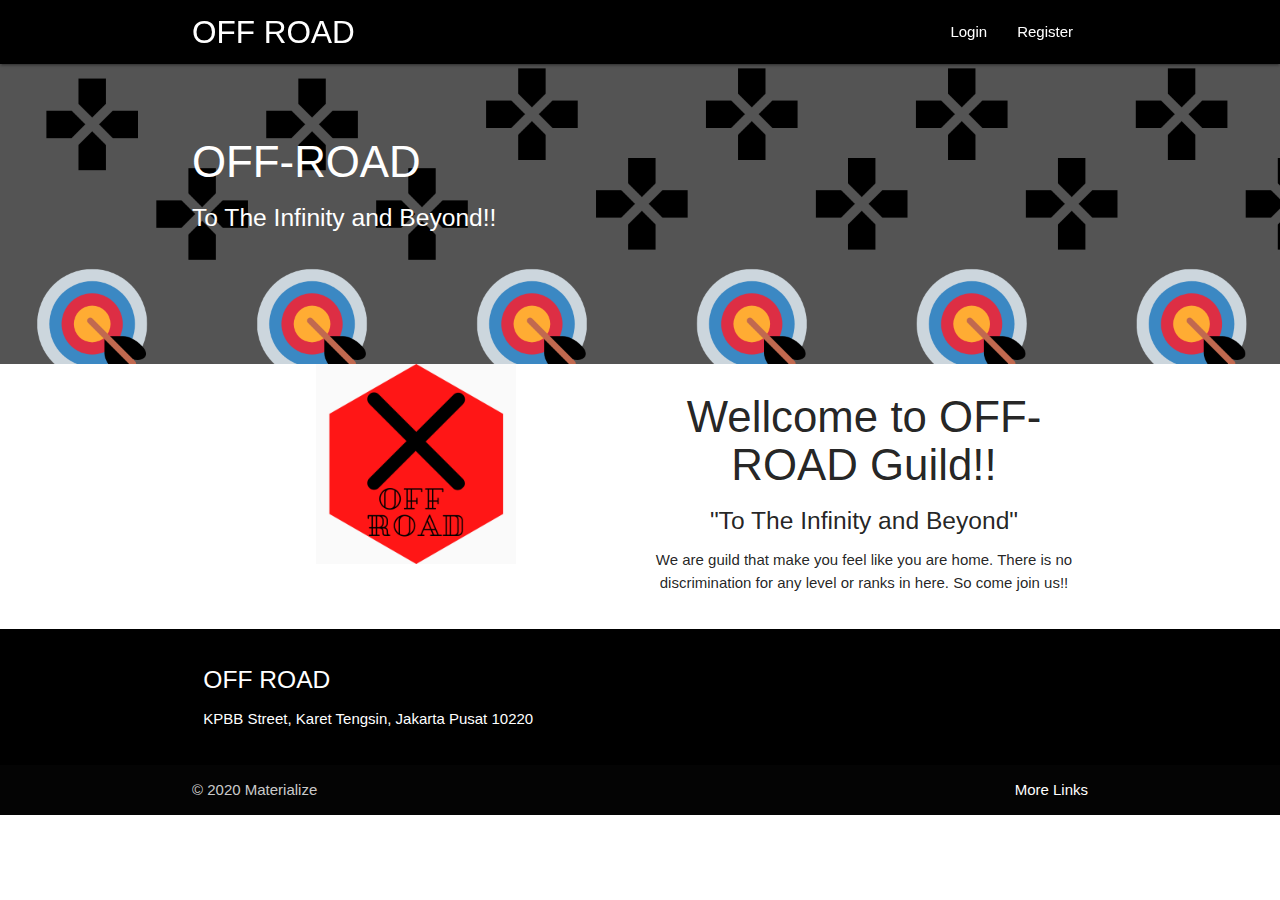
<file: index.html>
<!DOCTYPE html>
  <html>
    <head>
      <!--Import Google Icon Font-->
      <link href="https://fonts.googleapis.com/icon?family=Material+Icons" rel="stylesheet">
      <!--Import materialize.css-->
      <link type="text/css" rel="stylesheet" href="css/materialize.min.css"  media="screen,projection"/>

      <link rel="stylesheet" href="css/style.css">

      <!--Let browser know website is optimized for mobile-->
      <meta name="viewport" content="width=device-width, initial-scale=1.0"/>
      <title>OFF-ROAD</title>
    </head>

    <body id='home' class='scrollspy'>

      <!-- navbar  -->
        <div class="navbar-fixed">
          <nav class="black">
            <div class="container">
              <div class="nav-wrapper">
                <a href="#home" class="brand-logo">OFF ROAD</a>
                <a href="#" data-target="mobile-demo" class="sidenav-trigger"><i class="material-icons">menu</i></a>
                <ul class="right hide-on-med-and-down">
                  <li><a href="loginpage.html">Login</a></li>
                  <li><a href="registerpagesso.html">Register</a></li>
                </ul>
              </div>
            </div>
          </nav>
        </div>

    <!-- sidenav -->
    <ul class="sidenav" id="mobile-demo">
      <li><a href="loginpage.html">Login</a></li>
      <li><a href="registerpagesso.html">Register</a></li>
    </ul>

    <!-- slider -->
    <div class="slider">
    <ul class="slides">
      <li>
        <img src="image/img2.png">
        <div class="caption left-align">
          <h3>OFF-ROAD</h3>
          <h5 class="white-text text-darken-3">To The Infinity and Beyond!!</h5>
        </div>
      </li>
    </ul>
  </div>

  <!-- about -->

  <section id="about" class="about scrollspy">
    <div class="container">
      <div class="row">
        <div class='col m6 s12 center'>
          <img class='materialbox' width="200" src="image/slider/logo_web.png" class='responsive-img'>
        </div>
        <div class='col m6 s12 center'>
          <h3> Wellcome to OFF-ROAD Guild!!</h3>
          <h5>"To The Infinity and Beyond"</h5>
          <p>We are guild that make you feel like you are home. There is no discrimination for any level or ranks in here. So come join us!!</p>
        </div>
      </div>
    </div>
  </section>

      <!-- footer -->
      <footer class="page-footer black">
          <div class="container">
            <div class="row">
              <div class="col l6 s12">
                <h5 class="white-text text-darken-3">OFF ROAD</h5>
                <p class="white-text text-darken-3">KPBB Street, Karet Tengsin, Jakarta Pusat 10220</p>
              </div>
            </div>
          </div>
          <div class="footer-copyright">
            <div class="container">
            © 2020 Materialize
            <a class="white-text text-darken-3 right" href="#!">More Links</a>
            </div>
          </div>
        </footer>

      <!--JavaScript at end of body for optimized loading-->
      <script type="text/javascript" src="js/materialize.min.js"></script>
      <script>
        const sideNav = document.querySelectorAll('.sidenav');
        M.Sidenav.init(sideNav);

        const slider = document.querySelectorAll('.slider')
        M.Slider.init(slider, {
          indicators: false, 
          height : 300, 
          transition : 300, 
          interval: 5000
        }); 

        const scroll = document.querySelectorAll('.scrollspy');
        M.ScrollSpy.init(scroll ,{
          scrollOffset: 70
        });

      </script>
    </body>
  </html>
</file>
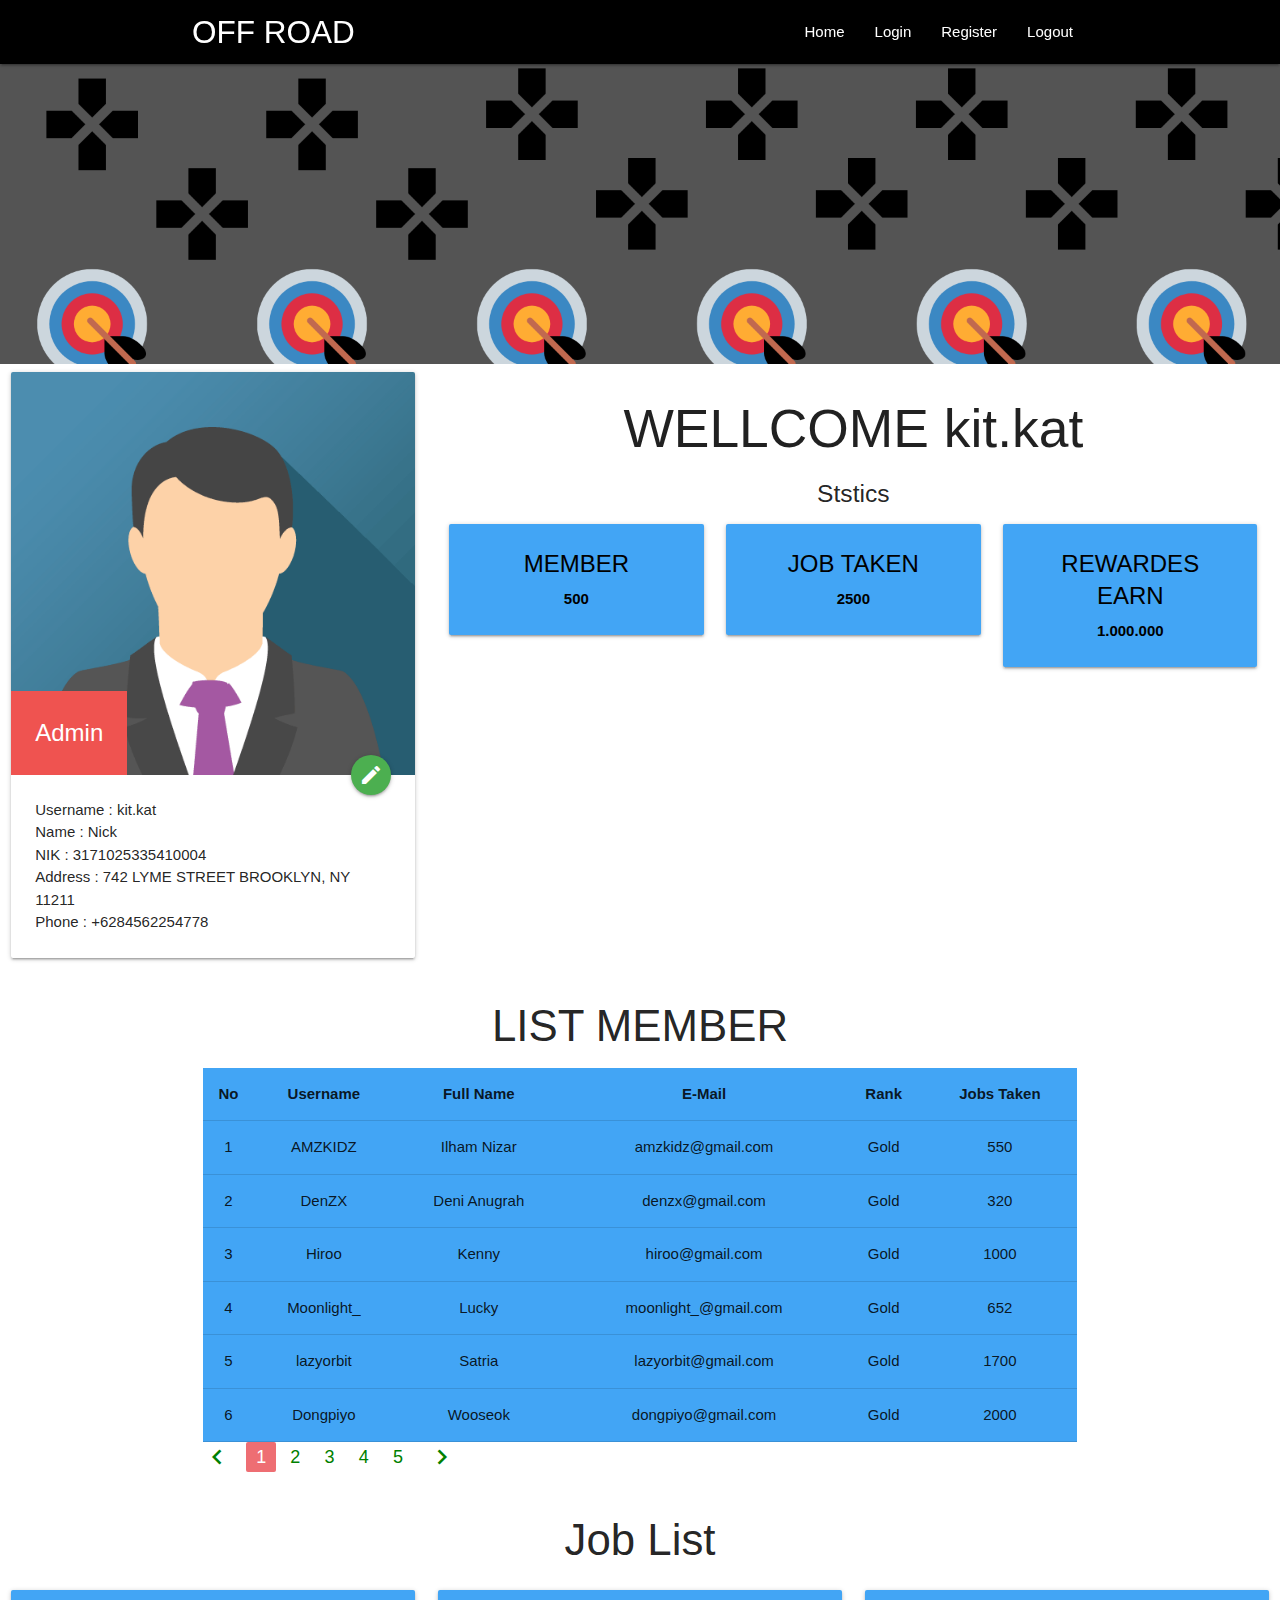
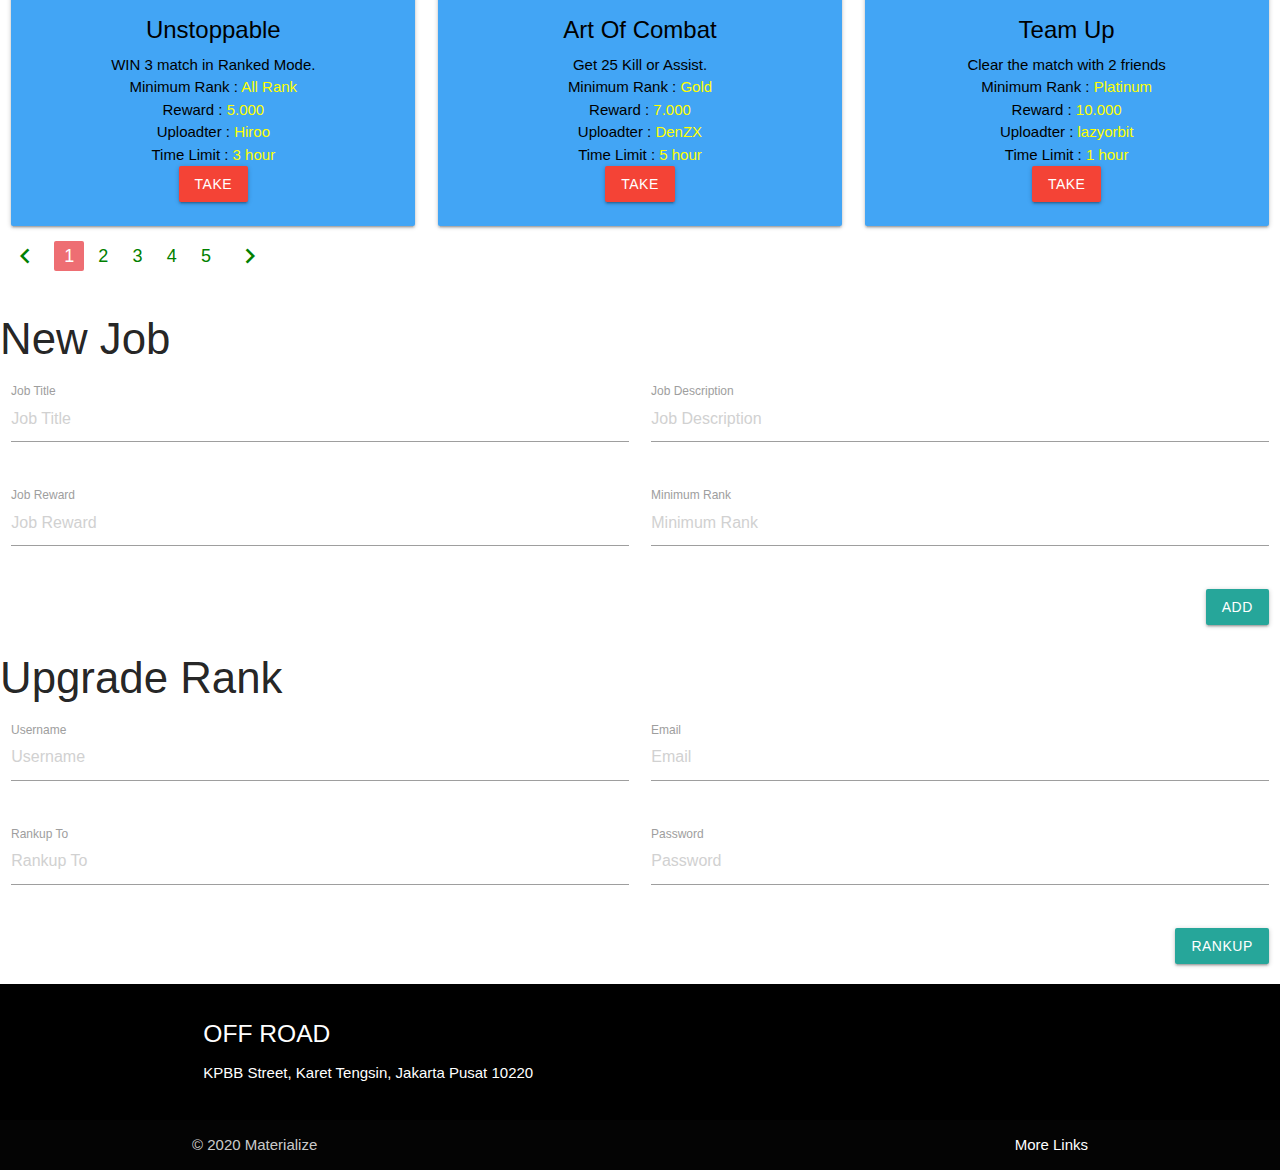
<file: admin.html>
<!DOCTYPE html>
  <html>
    <head>
      <!--Import Google Icon Font-->
      <link href="https://fonts.googleapis.com/icon?family=Material+Icons" rel="stylesheet">
      <!--Import materialize.css-->
      <link type="text/css" rel="stylesheet" href="css/materialize.min.css"  media="screen,projection"/>

      <!--Let browser know website is optimized for mobile-->
      <meta name="viewport" content="width=device-width, initial-scale=1.0"/>
      <title>How To Join</title>
    </head>

    <body>
      <!-- navbar -->
      <div class="navbar-fixed">
          <nav class="black">
            <div class="container">
              <div class="nav-wrapper">
                <a href="#home" class="brand-logo">OFF ROAD</a>
                <a href="#" data-target="mobile-demo" class="sidenav-trigger"><i class="material-icons">menu</i></a>
                <ul class="right hide-on-med-and-down">
                  <li><a href="#">Home</a></li>
                  <li><a href="#">Login</a></li>
                  <li><a href="#">Register</a></li>
                  <li><a href="index.html">Logout</a></li>
                </ul>
              </div>
            </div>
          </nav>
        </div>

    <!-- sidenav -->
    <ul class="sidenav" id="mobile-demo">
      <li><a href="#">Home</a></li>
      <li><a href="#">Login</a></li>
      <li><a href="#">Register</a></li>
      <li><a href="index.html">Logout</a></li>
    </ul>

    <!-- slider -->
    <div class="slider">
    <ul class="slides">
      <li>
        <img src="image/img2.png">
      </li>
    </ul>
  </div>

<!-- admin -->
<div class="row">
    <div class="col s12 m4">
      <div class="card">
        <div class="card-image">
          <img src="image/cowo4.png">
          <span class="card-title red lighten-1"><b>Admin</b></span>
          <a class="btn-floating halfway-fab waves-effect waves-light green"><i class="material-icons">mode_edit</i></a>
        </div>
        <div class="card-content">
          <p>Username : kit.kat <br> Name : Nick <br> NIK : 3171025335410004 <br> Address : 742 LYME STREET BROOKLYN, NY 11211 <br> Phone : +6284562254778</p>
        </div>
      </div>
    </div>
    <div class="col s12 m8 center">
          <h2>WELLCOME kit.kat</h2>
          <h5>Ststics</h5>
      <div class="col s12 m4">
         <div class="card blue lighten-1 center">
            <div class="card-content black-text">
            <span class="card-title">MEMBER</span>
            <b>500</b>
            </div>
        </div>
      </div>
      <div class="col s12 m4">
         <div class="card blue lighten-1 center">
            <div class="card-content black-text">
            <span class="card-title">JOB TAKEN</span>
            <b>2500</b>
            </div>
        </div>
      </div>
      <div class="col s12 m4">
         <div class="card blue lighten-1 center">
            <div class="card-content black-text">
            <span class="card-title">REWARDES EARN</span>
            <b>1.000.000</b>
            </div>
        </div>
      </div>
    </div>
 </div>

 <!-- member list  -->
<div>
 <h3 class="center">LIST MEMBER</h3>
 <div class="container">
   <div class="row">
     <div class="col s12">
       <div class="blue lighten-1">
         <table class="centered responsive-table">
        <thead>
          <tr>
              <th>No</th>
              <th>Username</th>
              <th>Full Name</th>
              <th>E-Mail</th>
              <th>Rank</th>
              <th>Jobs Taken</th>
          </tr>
        </thead>

        <tbody>
          <tr>
            <td>1</td>
            <td>AMZKIDZ</td>
            <td>Ilham Nizar</td>
            <td>amzkidz@gmail.com</td>
            <td>Gold</td>
            <td>550</td>
          </tr>
          <tr>
            <td>2</td>
            <td>DenZX</td>
            <td>Deni Anugrah</td>
            <td>denzx@gmail.com</td>
            <td>Gold</td>
            <td>320</td>
          </tr>
          <tr>
            <td>3</td>
            <td>Hiroo</td>
            <td>Kenny</td>
            <td>hiroo@gmail.com</td>
            <td>Gold</td>
            <td>1000</td>
          </tr>
          <tr>
            <td>4</td>
            <td>Moonlight_</td>
            <td>Lucky</td>
            <td>moonlight_@gmail.com</td>
            <td>Gold</td>
            <td>652</td>
          </tr>
          <tr>
            <td>5</td>
            <td>lazyorbit</td>
            <td>Satria</td>
            <td>lazyorbit@gmail.com</td>
            <td>Gold</td>
            <td>1700</td>
          </tr>
          <tr>
            <td>6</td>
            <td>Dongpiyo</td>
            <td>Wooseok</td>
            <td>dongpiyo@gmail.com</td>
            <td>Gold</td>
            <td>2000</td>
          </tr>
        </tbody>
      </table>
       </div>
     </div>
            <ul class="pagination">
              <li class="disabled"><a href="#!"><span style="color: green;"><i class="material-icons">chevron_left</i></span></a></li>
              <li class="active"><a href="#!">1</a></li>
              <li class="waves-effect"><a href="#!"><span style="color: green;">2</span></a></li>
              <li class="waves-effect"><a href="#!"><span style="color: green;">3</span></a></li>
              <li class="waves-effect"><a href="#!"><span style="color: green;">4</span></a></li>
              <li class="waves-effect"><a href="#!"><span style="color: green;">5</span></a></li>
              <li class="waves-effect"><a href="#!"><span style="color: green;"><i class="material-icons">chevron_right</i></span></a></li>
          </ul>
   </div>
 </div>
</div>

<!-- job list -->
<h3 class="center">Job List</h3>
<div class="row">
  <div class="col s12 m4">
    <div class="card blue lighten-1 center">
      <div class="card-content black-text">
        <span class="card-title">Unstoppable</span>
          <p>WIN 3 match in Ranked Mode.</p>
          <p>Minimum Rank : <span style="color: yellow;">All Rank</span></p>
          <p>Reward : <span style="color: yellow;">5.000</span></p>
          <p>Uploadter : <span style="color: yellow;">Hiroo</span></p>
          <p>Time Limit : <span style="color: yellow;">3 hour</span></p>
          <a class="waves-effect waves-light btn red">Take</a>
       </div>
    </div>
  </div>
  <div class="col s12 m4">
    <div class="card blue lighten-1 center">
      <div class="card-content black-text">
        <span class="card-title">Art Of Combat</span>
          <p>Get 25 Kill or Assist. </p>
          <p>Minimum Rank : <span style="color: yellow;">Gold</span></p>
          <p>Reward : <span style="color: yellow;">7.000</span></p>
          <p>Uploadter : <span style="color: yellow;">DenZX</span></p>
          <p>Time Limit : <span style="color: yellow;">5 hour</span></p>
          <a class="waves-effect waves-light btn red">Take</a>
       </div>
    </div>
  </div>
  <div class="col s12 m4">
    <div class="card blue lighten-1 center">
      <div class="card-content black-text">
        <span class="card-title">Team Up</span>
          <p>Clear the match with 2 friends</p>
          <p>Minimum Rank : <span style="color: yellow;">Platinum</span></p>
          <p>Reward : <span style="color: yellow;">10.000</span></p>
          <p>Uploadter : <span style="color: yellow;">lazyorbit</span></p>
          <p>Time Limit : <span style="color: yellow;">1 hour</span></p>
          <a class="waves-effect waves-light btn red">Take</a>
       </div>
    </div>
  </div>
 <ul class="pagination">
            <li class="disabled"><a href="#!"><span style="color: green;"><i class="material-icons">chevron_left</i></span></a></li>
            <li class="active"><a href="#!">1</a></li>
            <li class="waves-effect"><a href="#!"><span style="color: green;">2</span></a></li>
            <li class="waves-effect"><a href="#!"><span style="color: green;">3</span></a></li>
            <li class="waves-effect"><a href="#!"><span style="color: green;">4</span></a></li>
            <li class="waves-effect"><a href="#!"><span style="color: green;">5</span></a></li>
            <li class="waves-effect"><a href="#!"><span style="color: green;"><i class="material-icons">chevron_right</i></span></a></li>
          </ul>
</div>

<!-- post new job -->
<h3>New Job</h3>
  <div class="row">
    <form class="col s12">
      <div class="row">
        <div class="input-field col s6">
          <input placeholder="Job Title" id="first_name" type="text" class="validate">
          <label for="first_name">Job Title</label>
        </div>
        <div class="input-field col s6">
          <input placeholder="Job Description" id="last_name" type="text" class="validate">
          <label for="last_name">Job Description</label>
        </div>
      </div>
      <div class="row">
        <div class="input-field col s6">
          <input placeholder="Job Reward" id="3_name" type="text" class="validate">
          <label for="3_name">Job Reward</label>
        </div>
        <div class="input-field col s6">
          <input placeholder="Minimum Rank" id="4_name" type="text" class="validate">
          <label for="4_name">Minimum Rank</label>
        </div>
      </div>
      <a href='admin.html' class="waves-effect waves-light btn right">ADD</a>
    </form>
  </div>

  <!-- upgrade rank -->
  <h3>Upgrade Rank</h3>
  <div class="row">
    <form class="col s12">
      <div class="row">
        <div class="input-field col s6">
          <input placeholder="Username" id="first_name" type="text" class="validate">
          <label for="first_name">Username</label>
        </div>
        <div class="input-field col s6">
          <input placeholder="Email" id="last_name" type="text" class="validate">
          <label for="last_name">Email</label>
        </div>
      </div>
      <div class="row">
        <div class="input-field col s6">
          <input placeholder="Rankup To" id="3_name" type="text" class="validate">
          <label for="3_name">Rankup To</label>
        </div>
        <div class="input-field col s6">
          <input placeholder="Password" id="Password" type="Password" class="validate">
          <label for="Password">Password</label>
        </div>
      </div>
      <a href='admin.html' class="waves-effect waves-light btn right">Rankup</a>
    </form>
  </div>

  <!-- footer -->
      <footer class="page-footer black">
          <div class="container">
            <div class="row">
              <div class="col l6 s12">
                <h5 class="white-text text-darken-3">OFF ROAD</h5>
                <p class="white-text text-darken-3">KPBB Street, Karet Tengsin, Jakarta Pusat 10220</p>
              </div>
            </div>
          </div>
          <div class="footer-copyright">
            <div class="container">
            © 2020 Materialize
            <a class="white-text text-darken-3 right" href="#!">More Links</a>
            </div>
          </div>
        </footer>

      <!--JavaScript at end of body for optimized loading-->
      <script type="text/javascript" src="js/materialize.min.js"></script>
      <script >
        const sideNav = document.querySelectorAll('.sidenav');
        M.Sidenav.init(sideNav);

        const slider = document.querySelectorAll('.slider')
        M.Slider.init(slider, {
          indicators: false, 
          height : 300, 
          transition : 300, 
          interval: 5000
        }); 

      </script>
    </body>
  </html>
</file>
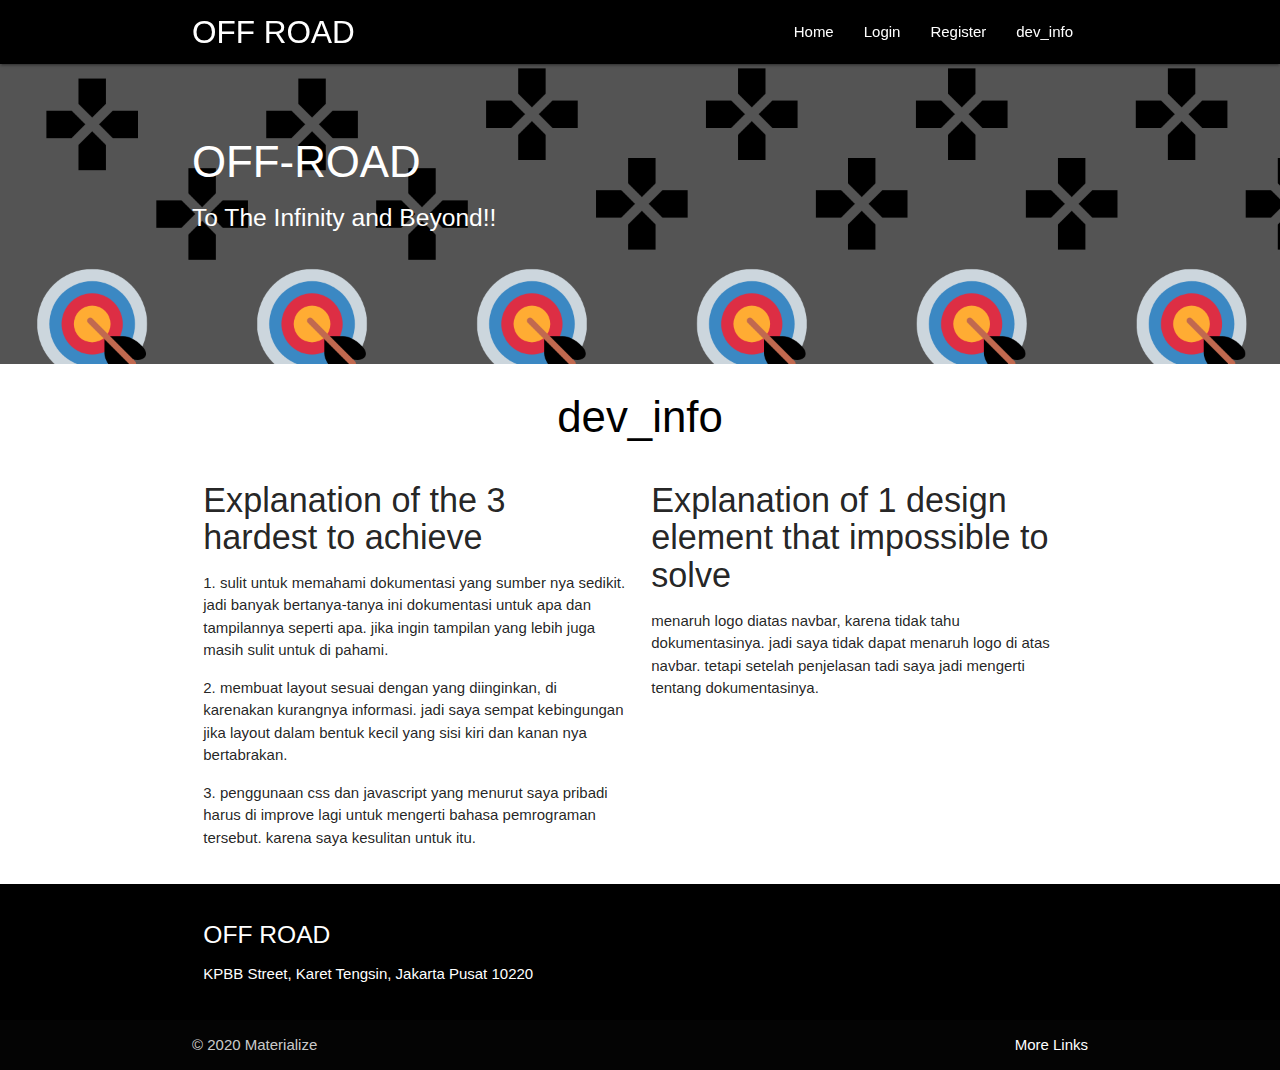
<file: dev_info.html>
<!DOCTYPE html>
  <html>
    <head>
      <!--Import Google Icon Font-->
      <link href="https://fonts.googleapis.com/icon?family=Material+Icons" rel="stylesheet">
      <!--Import materialize.css-->
      <link type="text/css" rel="stylesheet" href="css/materialize.min.css"  media="screen,projection"/>

      <!--Let browser know website is optimized for mobile-->
      <meta name="viewport" content="width=device-width, initial-scale=1.0"/>
      <title>Menu</title>
    </head>

    <body>
      <div class="navbar-fixed">
          <nav class="black">
            <div class="container">
              <div class="nav-wrapper">
                <a href="#home" class="brand-logo">OFF ROAD</a>
                <a href="#" data-target="mobile-demo" class="sidenav-trigger"><i class="material-icons">menu</i></a>
                <ul class="right hide-on-med-and-down">
                  <li><a href="index.html">Home</a></li>
                  <li><a href="loginpage.html">Login</a></li>
                  <li><a href="registerpagesso.html">Register</a></li>
                  <li><a href="#">dev_info</a></li>
                </ul>
              </div>
            </div>
          </nav>
        </div>

    <!-- sidenav -->
    <ul class="sidenav" id="mobile-demo">
      <li><a href="index.html">Home</a></li>
      <li><a href="loginpage.html">Login</a></li>
      <li><a href="registerpagesso.html">Register</a></li>
      <li><a href="#">dev_info</a></li>
    </ul>

    <!-- slider -->
    <div class="slider">
    <ul class="slides">
      <li>
        <img src="image/img2.png">
        <div class="caption left-align">
          <h3>OFF-ROAD</h3>
          <h5 class="white-text text-darken-3">To The Infinity and Beyond!!</h5>
        </div>
      </li>
    </ul>
  </div>

    <!-- Quiz task 2 -->
    <div class='container'>
      <h3 class='black-text center'>dev_info</h3>
      <div class="row">
        <div class="col m6 s12 left-align">
          <h4>Explanation of the 3 hardest to achieve</h4>
          <p>1. sulit untuk memahami dokumentasi yang sumber nya sedikit. jadi banyak bertanya-tanya ini dokumentasi untuk apa dan tampilannya seperti apa. jika ingin tampilan yang lebih juga masih sulit untuk di pahami.</p>
          <p>2. membuat layout sesuai dengan yang diinginkan, di karenakan kurangnya informasi. jadi saya sempat kebingungan jika layout dalam bentuk kecil yang sisi kiri dan kanan nya bertabrakan.</p>
          <p>3. penggunaan css dan javascript yang menurut saya pribadi harus di improve lagi untuk mengerti bahasa pemrograman tersebut. karena saya kesulitan untuk itu. </p>
        </div>
        <div class="col m6 s12 left-align">
          <h4>Explanation of 1 design element that impossible to solve</h4>
          <p>menaruh logo diatas navbar, karena tidak tahu dokumentasinya. jadi saya tidak dapat menaruh logo di atas navbar. tetapi setelah penjelasan tadi saya jadi mengerti tentang dokumentasinya. </p>
        </div>
      </div>
    </div>



  <!-- footer -->
      <footer class="page-footer black">
          <div class="container">
            <div class="row">
              <div class="col l6 s12">
                <h5 class="white-text text-darken-3">OFF ROAD</h5>
                <p class="white-text text-darken-3">KPBB Street, Karet Tengsin, Jakarta Pusat 10220</p>
              </div>
            </div>
          </div>
          <div class="footer-copyright">
            <div class="container">
            © 2020 Materialize
            <a class="white-text text-darken-3 right" href="#!">More Links</a>
            </div>
          </div>
        </footer>

      <!--JavaScript at end of body for optimized loading-->
      <script type="text/javascript" src="js/materialize.min.js"></script>
      <script >
        const sideNav = document.querySelectorAll('.sidenav');
        M.Sidenav.init(sideNav);

        const slider = document.querySelectorAll('.slider')
        M.Slider.init(slider, {
          indicators: false, 
          height : 300, 
          transition : 300, 
          interval: 5000
        }); 
      </script>
    </body>
  </html>
</file>
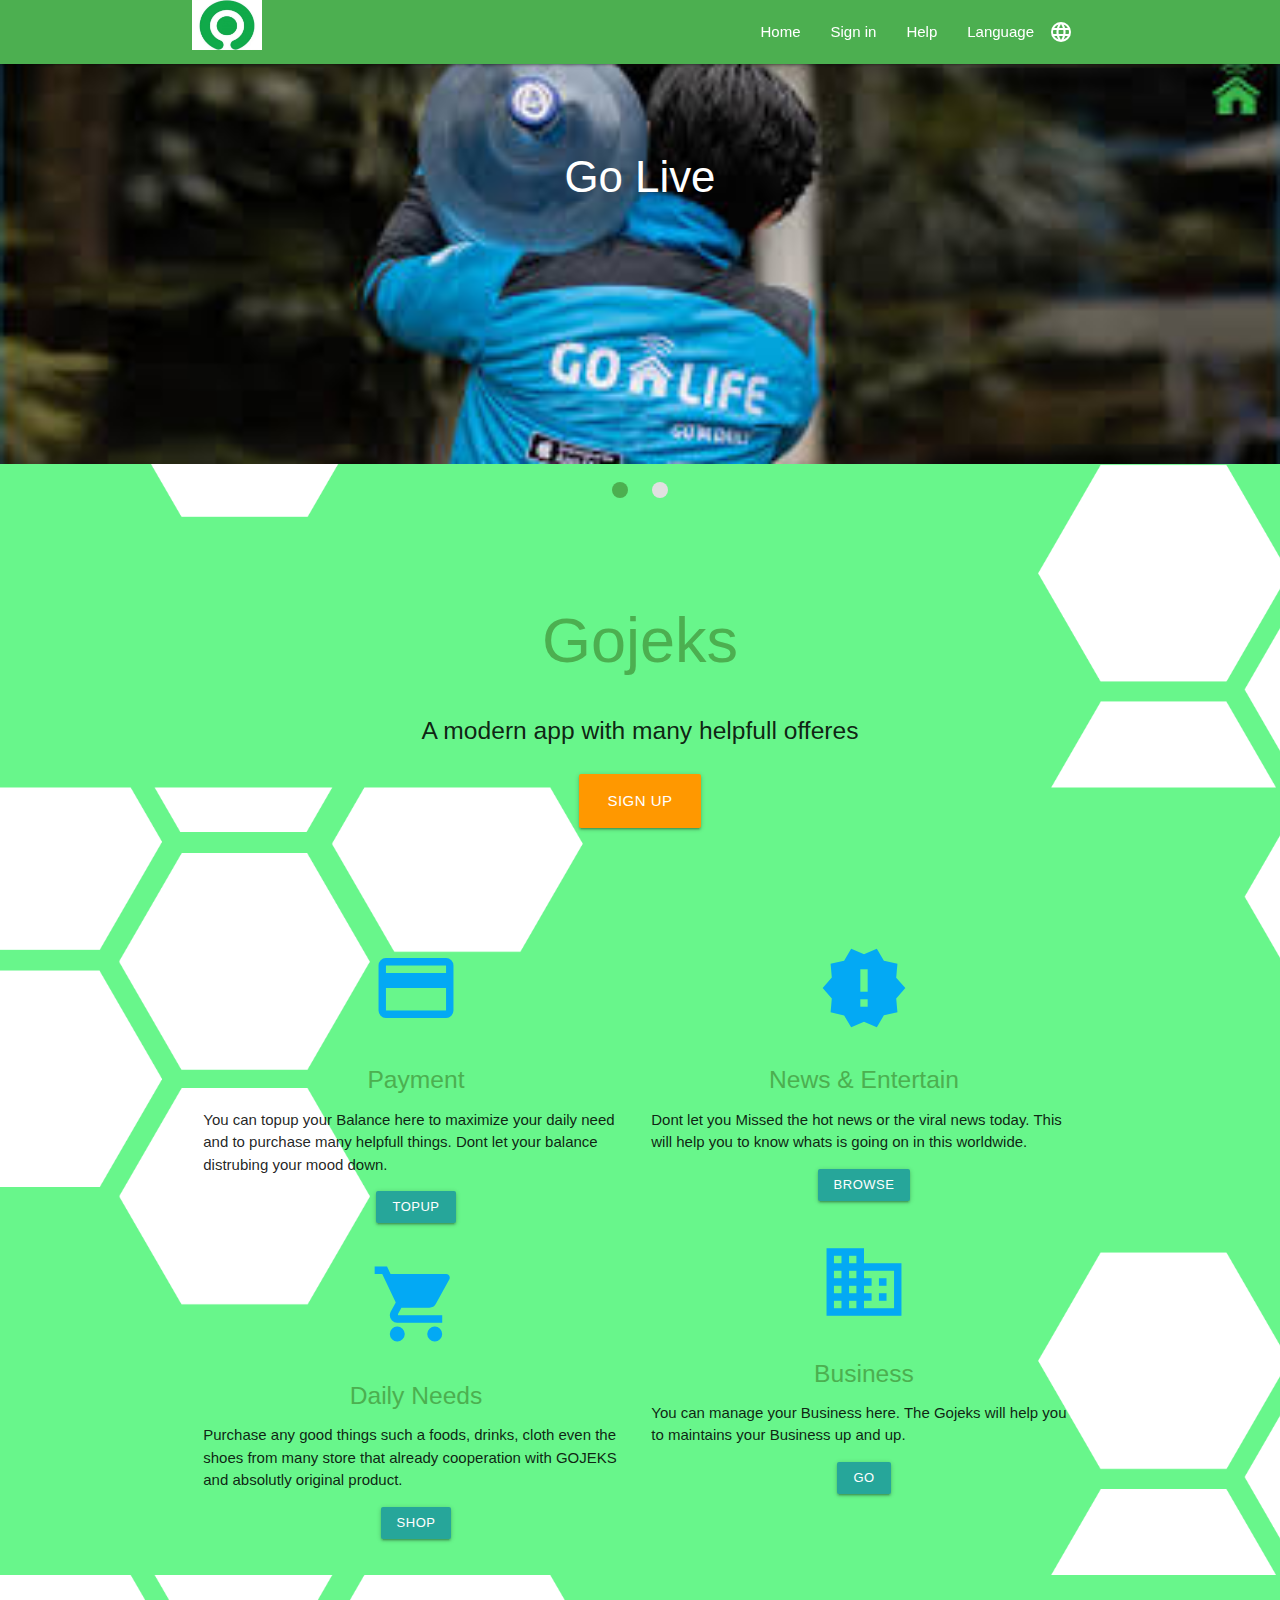
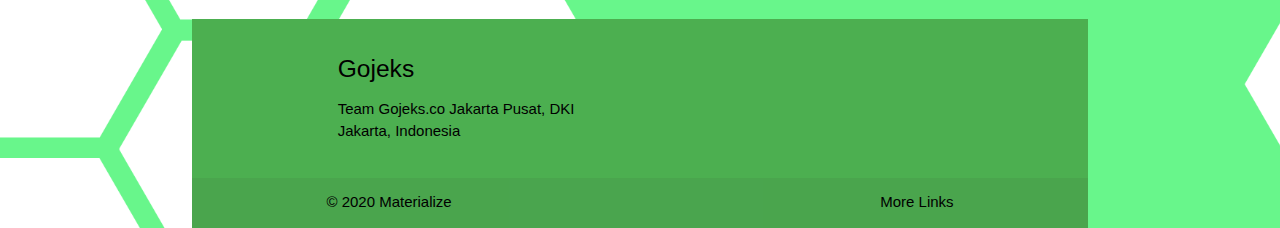
<file: gojeks.html>
<!DOCTYPE html>
  <html>
    <head>
      <!--Import Google Icon Font-->
      <link href="https://fonts.googleapis.com/icon?family=Material+Icons" rel="stylesheet">
      <!--Import materialize.css-->
      <link type="text/css" rel="stylesheet" href="css/materialize.min.css"  media="screen,projection"/>

      <!--Let browser know website is optimized for mobile-->
      <meta name="viewport" content="width=device-width, initial-scale=1.0"/>
      <title>GOJEKS</title>
      <style>
    body {
      background-image: url('image/bee.png');
      background-size: 1400px;
    }
    </style>
    </head>

    <body>
      <!-- navbar -->
      <div class="navbar-fixed">
          <nav class="green">
            <div class="container">
              <div class="nav-wrapper">
                <a href="#" class="brand-logo"><img src="image/gojek_logo.jpg" alt="logo" width="70" height="50"><span></span></a>
                <a href="#" data-target="mobile-demo" class="sidenav-trigger"><i class="material-icons">menu</i></a>
                <ul class="right hide-on-med-and-down">
                  <li><a href="#">Home</a></li>
                  <li><a href="#">Sign in</a></li>
                  <li><a href="#">Help</a></li>
                  <!-- Dropdown Trigger -->
                  <li><a class='dropdown-trigger' href='#' data-target='dropdown1'>Language<i class="material-icons right">language</i></a></li>
                </ul>
              </div>
            </div>
          </nav>
        </div>

        <!-- sidenav -->
    <ul class="sidenav" id="mobile-demo">
      <li><a href="#">Home</a></li>
      <li><a href="#">Sign in</a></li>
      <li><a href="#">Help</a></li>
    </ul>

<!-- Dropdown Structure -->
  <ul id='dropdown1' class='dropdown-content'>
    <li><a href="#!">English</a></li>
    <li class="divider" tabindex="-1"></li>
    <li><a href="#!">Indonesia</a></li>
    <li class="divider" tabindex="-1"></li>
    <li><a href="#!">Korea</a></li>
    <li class="divider" tabindex="-1"></li>
  </ul>

<!-- slider -->
<div class="slider">
    <ul class="slides">
      <li>
        <img src="image/go_live.jpg"> <!-- random image -->
        <div class="caption center-align">
          <h3>Go Live</h3>
        </div>
      </li>
      <li>
        <img src="image/go_ride.jpg"> <!-- random image -->
        <div class="caption right-align">
          <h3>Go Ride</h3>
        </div>
      </li>
    </ul>
  </div>

    <!-- main interface -->
<div class="section no-pad-bot" id="index-banner">
    <div class="container">
      <br><br>
      <h1 class="header center green-text">Gojeks</h1>
      <div class="row center">
        <h5 class="header col s12 light">A modern app with many helpfull offeres</h5>
      </div>
      <div class="row center">
        <a href="#" id="download-button" class="btn-large waves-effect waves-light orange">Sign Up</a>
      </div>
      <br><br>
    </div>
  </div>

<!-- icon section -->
<div class="container">
    <div class="section">

      <!--   Icon Section   -->
      <div class="row">
        <div class="col s12 m6">
          <div class="icon-block">
            <h2 class="center light-blue-text"><i class="large material-icons">payment</i></h2>
            <h5 class="center green-text">Payment</h5>

            <p class="light">You can topup your Balance here to maximize your daily need and to purchase many helpfull things. Dont let your balance distrubing your mood down. </p>
            <div class="center">
            <a class="waves-effect waves-light btn-small">Topup</a>
          </div>
          </div>
          <div class="icon-block">
            <h2 class="center light-blue-text"><i class="large material-icons">shopping_cart</i></h2>
            <h5 class="center green-text">Daily Needs</h5>

            <p class="light">Purchase any good things such a foods, drinks, cloth even the shoes from many store that already cooperation with GOJEKS and absolutly original product. </p>
            <div class="center">
            <a class="waves-effect waves-light btn-small">Shop</a>
            </div>
          </div> 
        </div>

        <div class="col s12 m6">
          <div class="icon-block">
            <h2 class="center light-blue-text"><i class="large material-icons">new_releases</i></h2>
            <h5 class="center green-text">News & Entertain</h5>

            <p class="light">Dont let you Missed the hot news or the viral news today. This will help you to know whats is going on in this worldwide.</p>
            <div class="center">
            <a class="waves-effect waves-light btn-small">Browse</a>
            </div>
          </div>
          <div class="icon-block">
            <h2 class="center light-blue-text"><i class="large material-icons">business</i></h2>
            <h5 class="center green-text">Business</h5>

            <p class="light">You can manage your Business here. The Gojeks will help you to maintains your Business up and up. </p>
            <div class="center">
            <a class="waves-effect waves-light btn-small">Go</a>
            </div>
          </div>
        </div>

    </div>
    <br><br>
  </div>


    <!-- footer -->
      <footer class="page-footer green">
          <div class="container">
            <div class="row">
              <div class="col l6 s12">
                <h5 class="black-text text-darken-3">Gojeks</h5>
                <p class="black-text text-darken-3">Team Gojeks.co Jakarta Pusat, DKI Jakarta, Indonesia</p>
              </div>
            </div>
          </div>
          <div class="footer-copyright">
            <div class="container black-text">
            © 2020 Materialize
            <a class="black-text text-darken-3 right" href="#!">More Links</a>
            </div>
          </div>
        </footer>

      <!--JavaScript at end of body for optimized loading-->
      <script type="text/javascript" src="js/materialize.min.js"></script>
      <script>
        const sideNav = document.querySelectorAll('.sidenav');
        M.Sidenav.init(sideNav);

        const dropdown = document.querySelectorAll('.dropdown-trigger'); 
        M.Dropdown.init(dropdown);

        const slider = document.querySelectorAll('.slider');
        M.Slider.init(slider);


      </script>
    </body>
  </html>
</file>
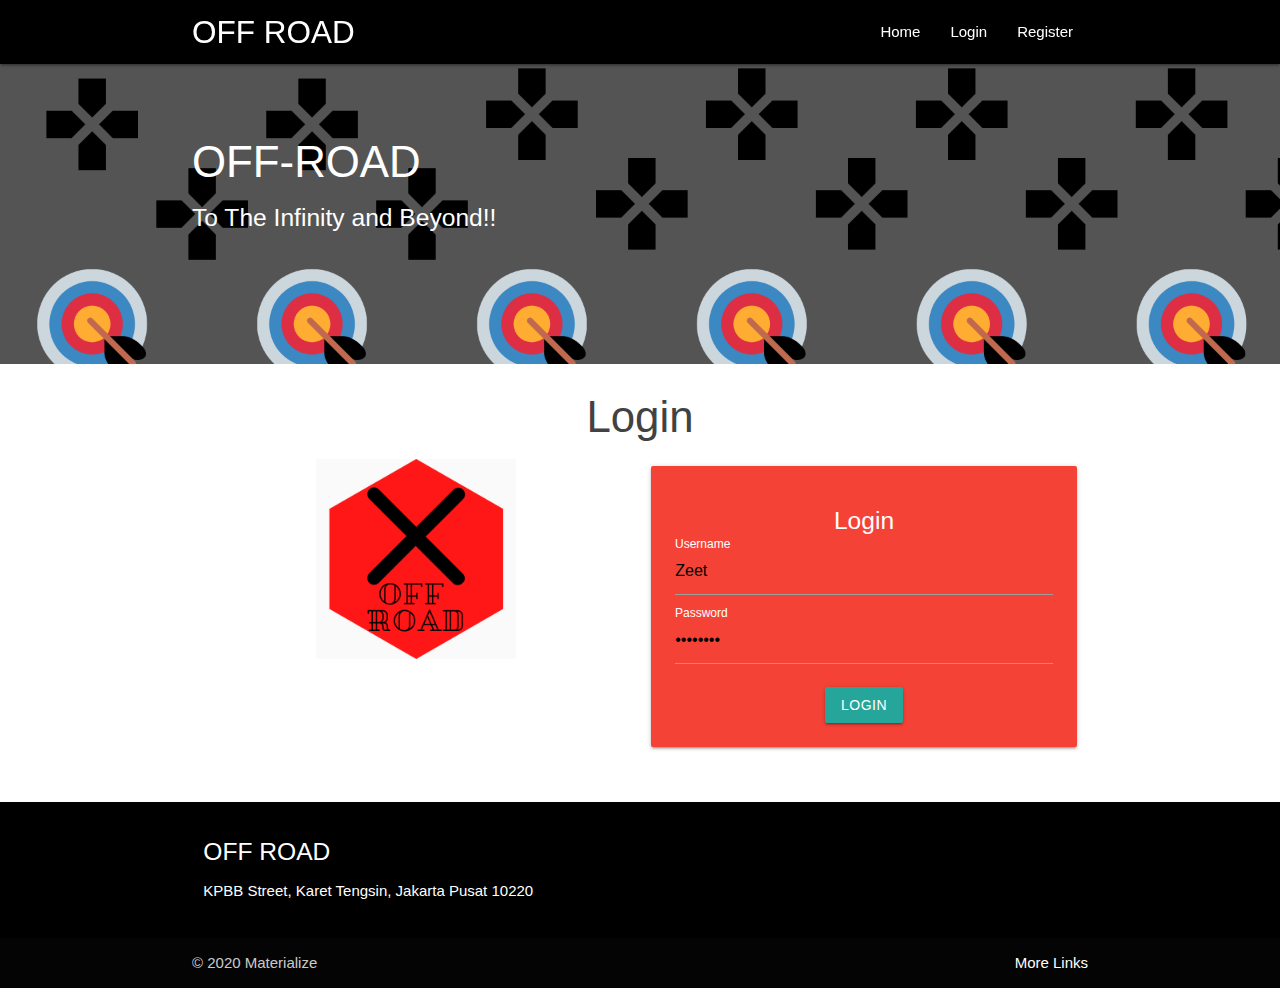
<file: login.html>
<!DOCTYPE html>
  <html>
    <head>
      <!--Import Google Icon Font-->
      <link href="https://fonts.googleapis.com/icon?family=Material+Icons" rel="stylesheet">
      <!--Import materialize.css-->
      <link type="text/css" rel="stylesheet" href="css/materialize.min.css"  media="screen,projection"/>

      <!--Let browser know website is optimized for mobile-->
      <meta name="viewport" content="width=device-width, initial-scale=1.0"/>
      <title>Login</title>
    </head>

    <body>

            <!-- Navbar -->
      <div class="navbar-fixed">
          <nav class="black">
            <div class="container">
              <div class="nav-wrapper">
                <a href="#home" class="brand-logo">OFF ROAD</a>
                <a href="#" data-target="mobile-demo" class="sidenav-trigger"><i class="material-icons">menu</i></a>
                <ul class="right hide-on-med-and-down">
                  <li><a href="index.html">Home</a></li>
                  <li><a href="#">Login</a></li>
                  <li><a href="registerpagesso.html">Register</a></li>
                </ul>
              </div>
            </div>
          </nav>
        </div>

        <!-- sidenav -->
    <ul class="sidenav" id="mobile-demo">
      <li><a href="index.html">Home</a></li>
      <li><a href="#">Login</a></li>
      <li><a href="registerpagesso.html">Register</a></li>
    </ul>

        <!-- slider -->
      <div class="slider">
      <ul class="slides">
        <li>
          <img src="image/img2.png">
          <div class="caption left-align">
            <h3>OFF-ROAD</h3>
            <h5 class="white-text text-darken-3">To The Infinity and Beyond!!</h5>
          </div>
        </li>
      </ul>
      </div>

      <!-- Form register dan login-->
       <div class='container'>
          <h3 class='light grey-text text-darken-3 center'>Login</h3> 
          <div class ='row center'>
            <div class ='row center'>
            <div class='col m6 s12'>
             <img class='materialbox' width="200" src="image/slider/logo_web.png" class='responsive-img'>
            </div>
            <div class='col m6 s12'>
              <form>
              <div class='red card-panel'>
                <h5 class='white-text'>Login</h5>
                <div class='input-field'>
                  <input value='Zeet'type="text" name="username2" id='username2' required class="validate">
                  <label for='username2' class='white-text'>Username</label>
                </div>
                <div class='input-field'>
                  <input value='balabala' id="password" type="password" resuired class="validate">
                  <label for='password' class="white-text">Password</label>
                </div>
                <a href='index.html' class="waves-effect waves-light btn">Login</a>
              </div>
            </form>
            </div>
          </div>
       </div>
     </div>

      <!-- footer -->
      <footer class="page-footer black">
          <div class="container">
            <div class="row">
              <div class="col l6 s12">
                <h5 class="white-text text-darken-3">OFF ROAD</h5>
                <p class="white-text text-darken-3">KPBB Street, Karet Tengsin, Jakarta Pusat 10220</p>
              </div>
            </div>
          </div>
          <div class="footer-copyright">
            <div class="container">
            © 2020 Materialize
            <a class="white-text text-darken-3 right" href="#!">More Links</a>
            </div>
          </div>
        </footer>

      <!--JavaScript at end of body for optimized loading-->
      <script type="text/javascript" src="js/materialize.min.js"></script>
      <script>
         const sideNav = document.querySelectorAll('.sidenav');
        M.Sidenav.init(sideNav);

        const slider = document.querySelectorAll('.slider')
        M.Slider.init(slider, {
          indicators: false, 
          height : 300, 
          transition : 300, 
          interval: 5000
        });

      </script>
    </body>
  </html>
</file>
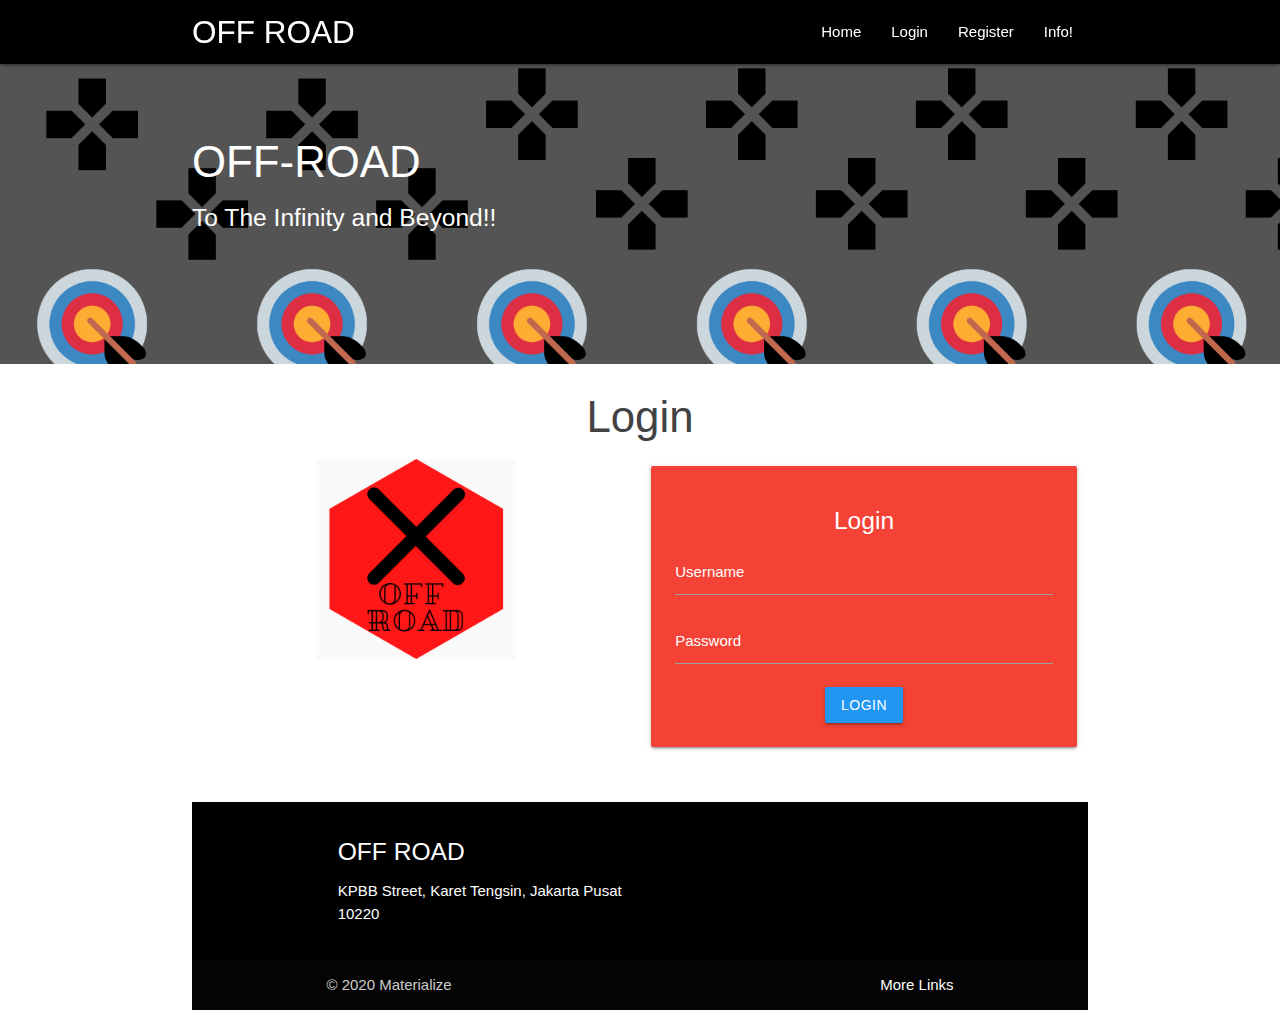
<file: loginpage.html>
<!DOCTYPE html>
  <html>
    <head>
      <!--Import Google Icon Font-->
      <link href="https://fonts.googleapis.com/icon?family=Material+Icons" rel="stylesheet">
      <!--Import materialize.css-->
      <link type="text/css" rel="stylesheet" href="css/materialize.min.css"  media="screen,projection"/>

      <!--Let browser know website is optimized for mobile-->
      <meta name="viewport" content="width=device-width, initial-scale=1.0"/>
      <title> login OFF-ROAD</title>
    </head>

    <body>
      <!-- Navbar -->
      <div class="navbar-fixed">
          <nav class="black">
            <div class="container">
              <div class="nav-wrapper">
                <a href="#home" class="brand-logo">OFF ROAD</a>
                <a href="#" data-target="mobile-demo" class="sidenav-trigger"><i class="material-icons">menu</i></a>
                <ul class="right hide-on-med-and-down">
                  <li><a href="index.html">Home</a></li>
                  <li><a href="loginpage.html">Login</a></li>
                  <li><a href="registerpagesso.html">Register</a></li>
                  <li><a class='dropdown-trigger' href='#' data-target='dropdown1'>Info!</a></li>
                </ul>
              </div>
            </div>
          </nav>
        </div>

        <!-- sidenav -->
    <ul class="sidenav" id="mobile-demo">
      <li><a href="index.html">Home</a></li>
      <li><a href="loginpage.html">Login</a></li>
      <li><a href="registerpagesso.html">Register</a></li>
      <li><a class='dropdown-trigger' href='#' data-target='dropdown1'>Info!</a></li>
    </ul>

    <!-- Dropdown Structure -->
  <ul id='dropdown1' class='dropdown-content'>
    <li><a href="new_pages1.html">Profile</a></li>
    <li class="divider" tabindex="-1"></li>
    <li><a href="new_pages2.html">How to Join</a></li>
    <li class="divider" tabindex="-1"></li>
    <li><a href='new_pages3.html'>Job Criteria</a></li>
  </ul>

        <!-- slider -->
      <div class="slider">
      <ul class="slides">
        <li>
          <img src="image/img2.png">
          <div class="caption left-align">
            <h3>OFF-ROAD</h3>
            <h5 class="white-text text-darken-3">To The Infinity and Beyond!!</h5>
          </div>
        </li>
      </ul>
      </div>

      <!-- Form register dan login-->
       <div class='container'>
          <h3 class='light grey-text text-darken-3 center'>Login</h3> 
          <div class ='row center'>
            <div class ='row center'>
            <div class='col m6 s12'>
             <img class='materialbox' width="200" src="image/slider/logo_web.png" class='responsive-img'>
            </div>
            <div class='col m6 s12'>
              <form>
              <div class=' red card-panel'>
                <h5 class='white-text'>Login</h5>
                <div class='input-field'>
                  <input type="text" name="username2" id='username2' required class="validate">
                  <label for='username2' class='white-text'>Username</label>
                </div>
                <div class='input-field'>
                  <input id="password" type="password" resuired class="validate">
                  <label for='password' class="white-text">Password</label>
                </div>
                <button type='submit' class='btn blue'>Login</button>
              </div>
            </form>
            </div>
          </div>
       </div>

             <!-- footer -->
      <footer class="page-footer black">
          <div class="container">
            <div class="row">
              <div class="col l6 s12">
                <h5 class="white-text text-darken-3">OFF ROAD</h5>
                <p class="white-text text-darken-3">KPBB Street, Karet Tengsin, Jakarta Pusat 10220</p>
              </div>
            </div>
          </div>
          <div class="footer-copyright">
            <div class="container">
            © 2020 Materialize
            <a class="white-text text-darken-3 right" href="#!">More Links</a>
            </div>
          </div>
        </footer>


      <!--JavaScript at end of body for optimized loading-->
      <script type="text/javascript" src="js/materialize.min.js"></script>

      <script>
        const sideNav = document.querySelectorAll('.sidenav');
        M.Sidenav.init(sideNav);

        const slider = document.querySelectorAll('.slider')
        M.Slider.init(slider, {
          indicators: false, 
          height : 300, 
          transition : 300, 
          interval: 5000
        });

        const dropdown = document.querySelectorAll('.dropdown-trigger'); 
        M.Dropdown.init(dropdown);

      </script>
    </body>
  </html>
</file>
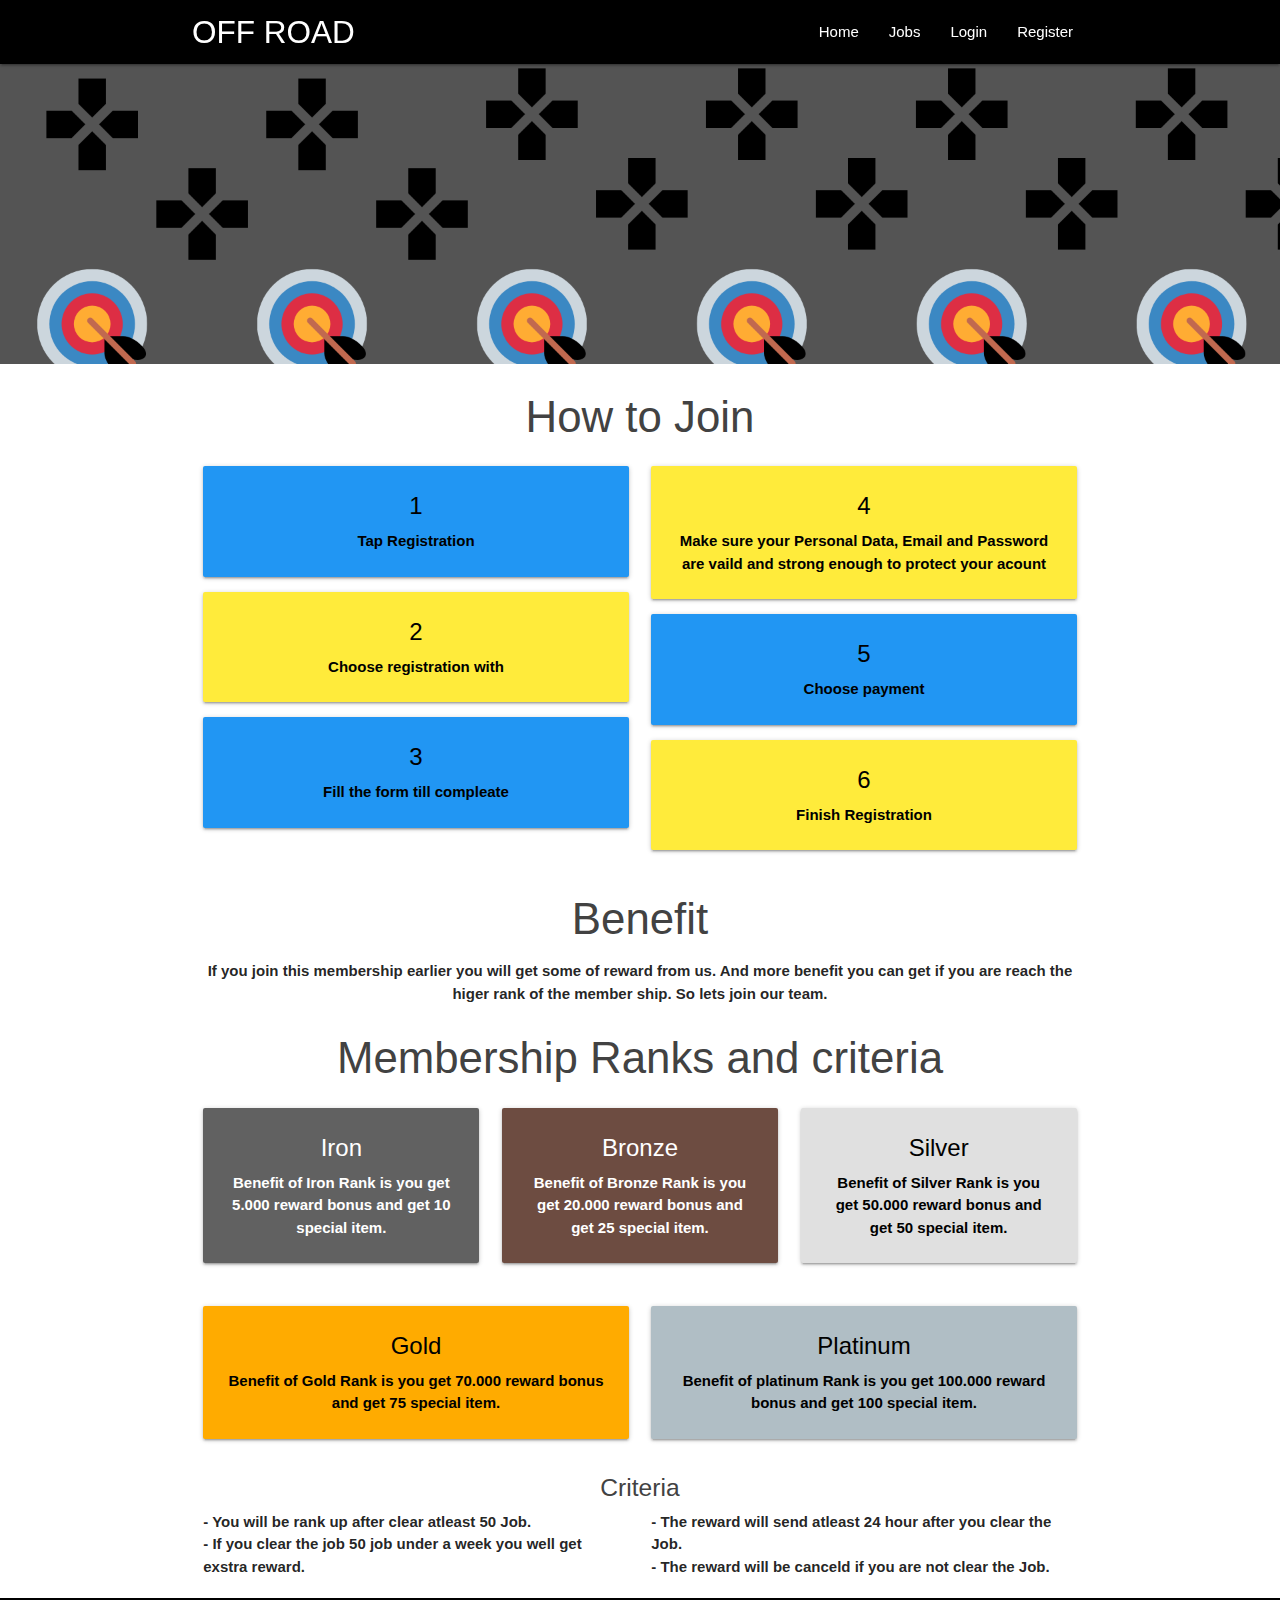
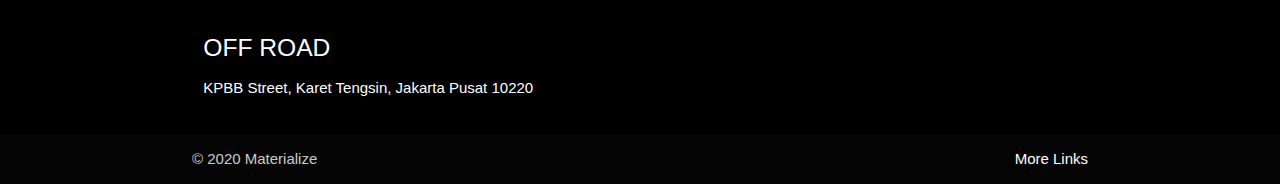
<file: new_pages2.html>
<!DOCTYPE html>
  <html>
    <head>
      <!--Import Google Icon Font-->
      <link href="https://fonts.googleapis.com/icon?family=Material+Icons" rel="stylesheet">
      <!--Import materialize.css-->
      <link type="text/css" rel="stylesheet" href="css/materialize.min.css"  media="screen,projection"/>

      <!--Let browser know website is optimized for mobile-->
      <meta name="viewport" content="width=device-width, initial-scale=1.0"/>
      <title>How To Join</title>
    </head>

    <body>
      <!-- navbar -->
      <div class="navbar-fixed">
          <nav class="black">
            <div class="container">
              <div class="nav-wrapper">
                <a href="#home" class="brand-logo">OFF ROAD</a>
                <a href="#" data-target="mobile-demo" class="sidenav-trigger"><i class="material-icons">menu</i></a>
                <ul class="right hide-on-med-and-down">
                  <li><a href="index.html">Home</a></li>
                  <li><a href="new_pages3.html">Jobs</a></li>
                  <li><a href="loginpage.html">Login</a></li>
                  <li><a href="registerpagesso.html">Register</a></li>
                </ul>
              </div>
            </div>
          </nav>
        </div>

    <!-- sidenav -->
    <ul class="sidenav" id="mobile-demo">
      <li><a href="index.html">Home</a></li>
      <li><a href="new_pages3.html">Jobs</a></li>
      <li><a href="loginpage.html">Login</a></li>
      <li><a href="registerpagesso.html">Register</a></li>
    </ul>

    <!-- slider -->
    <div class="slider">
    <ul class="slides">
      <li>
        <img src="image/img2.png">
      </li>
    </ul>
  </div>

<!-- How to Join -->
<div class='container'>
  <h3 class='light grey-text text-darken-3 center'>How to Join</h3> 
  <div class="row">
    <div class="col s12 m6 l6">
      <div class="card blue center">
        <div class="card-content black-text">
          <span class="card-title">1</span>
          <b>Tap Registration</b>
        </div>
      </div>
      <div class="card yellow center">
        <div class="card-content black-text">
          <span class="card-title">2</span>
          <b>Choose registration with</b>
        </div>
      </div>
       <div class="card blue center">
        <div class="card-content black-text">
          <span class="card-title">3</span>
          <b>Fill the form till compleate</b>
        </div>
      </div>
    </div>
    <div class="col s12 m6 l6">
      <div class="card yellow center">
        <div class="card-content black-text">
          <span class="card-title">4</span>
          <b>Make sure your Personal Data, Email and Password are vaild and strong enough to protect your acount</b>
        </div>
      </div>
      <div class="card blue center">
        <div class="card-content black-text">
          <span class="card-title">5</span>
          <b>Choose payment</b>
        </div>
      </div>
       <div class="card yellow center">
        <div class="card-content black-text">
          <span class="card-title">6</span>
          <b>Finish Registration</b>
        </div>
      </div>
    </div>
  </div>
</div>

<!-- benefit early member -->
<div class='container'>
  <h3 class='light grey-text text-darken-3 center'>Benefit</h3> 
  <div class="row center">
  <b>If you join this membership earlier you will get some of reward from us. And more benefit you can get if you are reach the higer rank of the member ship. So lets join our team.</b>
  </div>
</div>

<!-- membership rank and criteria -->
<div class='container'>
  <h3 class='light grey-text text-darken-3 center'>Membership Ranks and criteria</h3> 
  <div class="row">
    <div class="col s12 m4 l4">
        <div class="card grey darken-2 center">
        <div class="card-content white-text">
          <span class="card-title">Iron</span>
          <b>Benefit of Iron Rank is you get 5.000 reward bonus and get 10 special item.</b>
        </div>
        </div>
    </div>
    <div class="col s12 m4 l4">
        <div class="card brown darken-1 center">
        <div class="card-content white-text">
          <span class="card-title">Bronze</span>
          <b>Benefit of Bronze Rank is you get 20.000 reward bonus and get 25 special item.</b>
        </div>
        </div>
    </div>
    <div class="col s12 m4 l4">
        <div class="card grey lighten-2 center">
        <div class="card-content black-text">
          <span class="card-title">Silver</span>
          <b>Benefit of Silver Rank is you get 50.000 reward bonus and get 50 special item.</b>
        </div>
        </div>
    </div>
  </div>

  <div class="row">
    <div class="col s12 m6 l6">
      <div class="card amber accent-4 center">
        <div class="card-content black-text">
          <span class="card-title">Gold</span>
          <b>Benefit of Gold Rank is you get 70.000 reward bonus and get 75 special item.</b>
        </div>
        </div>
    </div>
    <div class="col s12 m6 l6">
      <div class="card blue-grey lighten-3 center">
        <div class="card-content black-text">
          <span class="card-title">Platinum</span>
          <b>Benefit of platinum Rank is you get 100.000 reward bonus and get 100 special item.</b>
        </div>
        </div>
    </div>
  </div>

  <h5 class="light grey-text text-darken-3 center">Criteria</h5>
  <div class="row">
    <div class="col s12 m6 l6">
      <b>
        - You will be rank up after clear atleast 50 Job. <br>
        - If you clear the job 50 job under a week you well get exstra reward.
      </b>
    </div>
    <div class="col s12 m6 l6">
      <b>
        - The reward will send atleast 24 hour after you clear the Job. <br>
        - The reward will be canceld if you are not clear the Job.
      </b>
    </div>
  </div>
</div>

  <!-- footer -->
      <footer class="page-footer black">
          <div class="container">
            <div class="row">
              <div class="col l6 s12">
                <h5 class="white-text text-darken-3">OFF ROAD</h5>
                <p class="white-text text-darken-3">KPBB Street, Karet Tengsin, Jakarta Pusat 10220</p>
              </div>
            </div>
          </div>
          <div class="footer-copyright">
            <div class="container">
            © 2020 Materialize
            <a class="white-text text-darken-3 right" href="#!">More Links</a>
            </div>
          </div>
        </footer>

      <!--JavaScript at end of body for optimized loading-->
      <script type="text/javascript" src="js/materialize.min.js"></script>
      <script >
        const sideNav = document.querySelectorAll('.sidenav');
        M.Sidenav.init(sideNav);

        const slider = document.querySelectorAll('.slider')
        M.Slider.init(slider, {
          indicators: false, 
          height : 300, 
          transition : 300, 
          interval: 5000
        }); 

      </script>
    </body>
  </html>
</file>
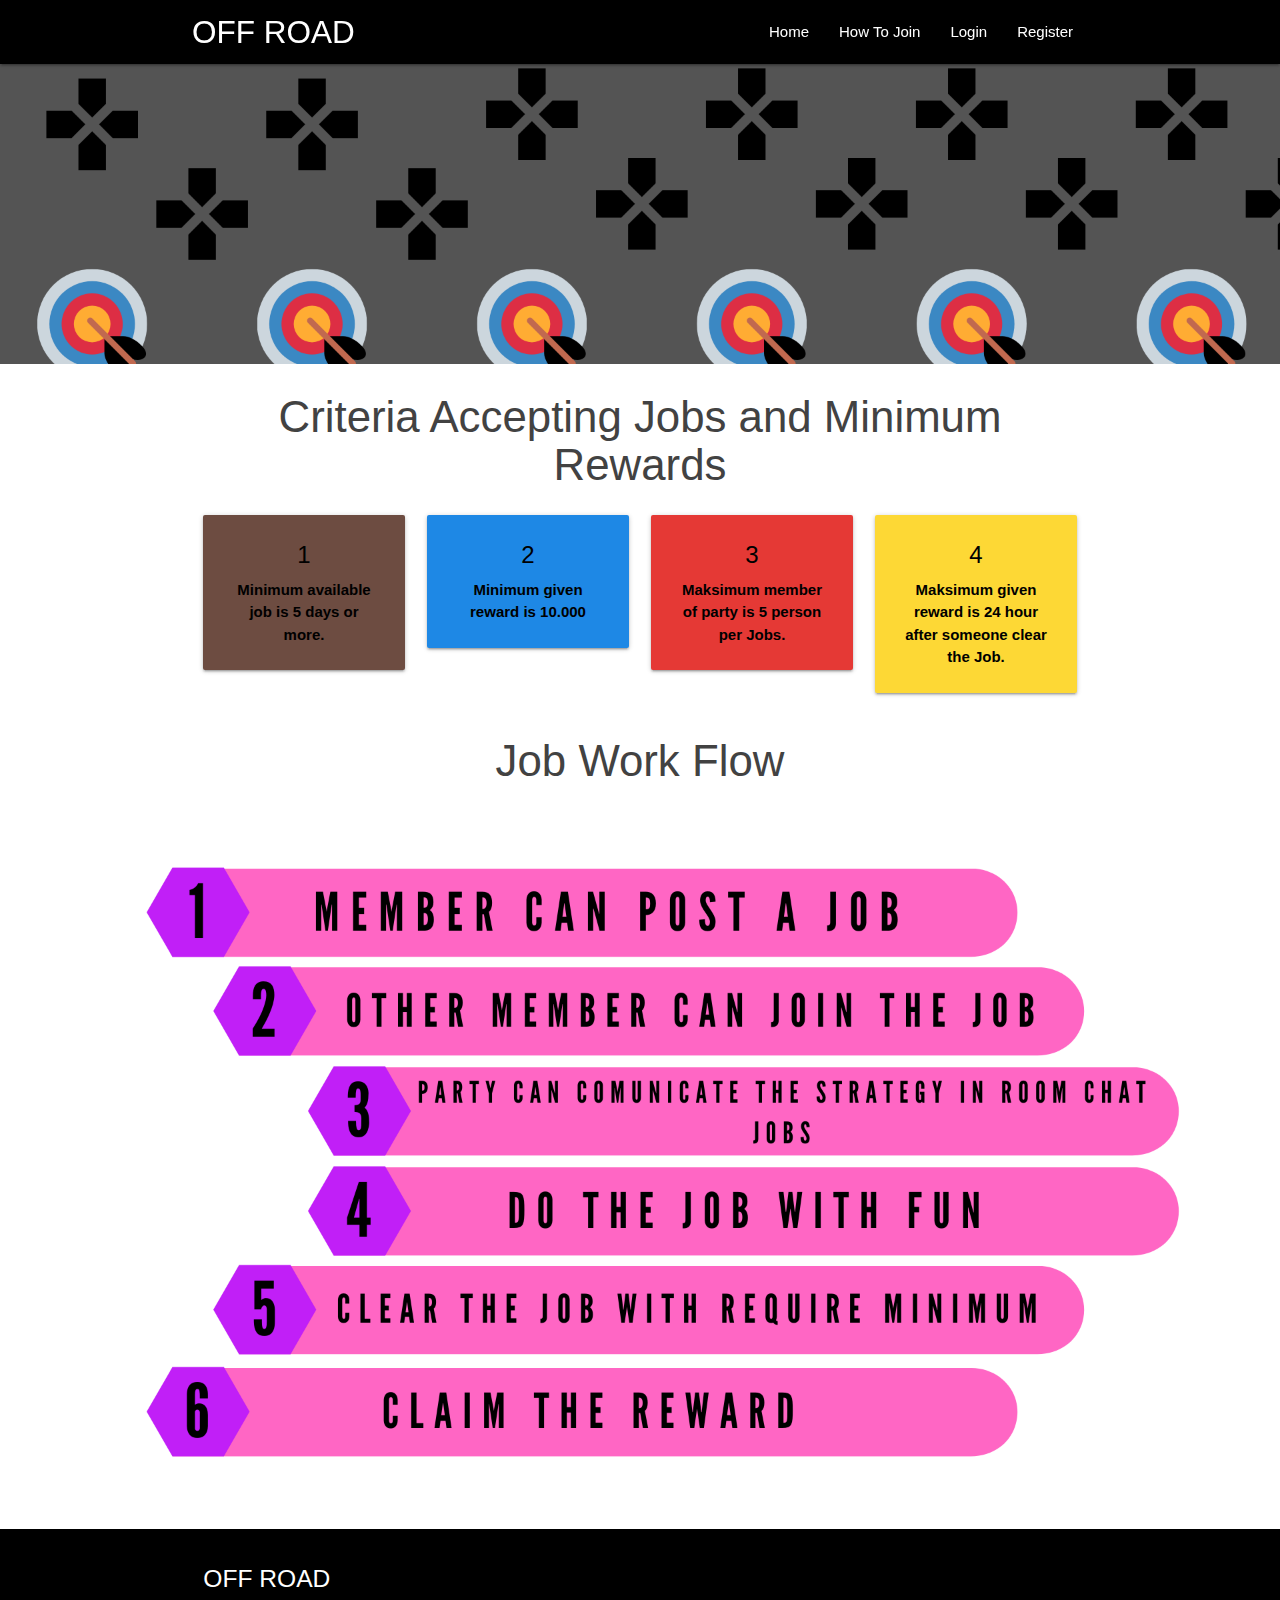
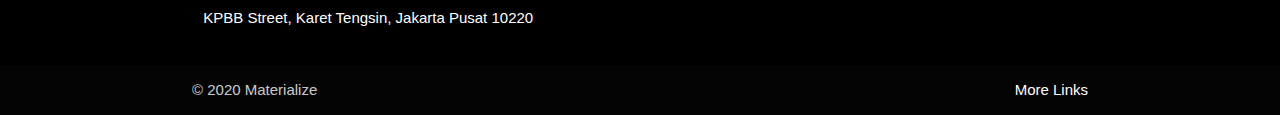
<file: new_pages3.html>
<!DOCTYPE html>
  <html>
    <head>
      <!--Import Google Icon Font-->
      <link href="https://fonts.googleapis.com/icon?family=Material+Icons" rel="stylesheet">
      <!--Import materialize.css-->
      <link type="text/css" rel="stylesheet" href="css/materialize.min.css"  media="screen,projection"/>

      <!--Let browser know website is optimized for mobile-->
      <meta name="viewport" content="width=device-width, initial-scale=1.0"/>
      <title>Job Criteria</title>
    </head>

    <body>
      <!-- navbar  -->
      <div class="navbar-fixed">
          <nav class="black">
            <div class="container">
              <div class="nav-wrapper">
                <a href="#home" class="brand-logo">OFF ROAD</a>
                <a href="#" data-target="mobile-demo" class="sidenav-trigger"><i class="material-icons">menu</i></a>
                <ul class="right hide-on-med-and-down">
                  <li><a href="index.html">Home</a></li>
                  <li><a href="new_pages2.html">How To Join</a></li>
                  <li><a href="loginpage.html">Login</a></li>
                  <li><a href="registerpagesso.html">Register</a></li>
                </ul>
              </div>
            </div>
          </nav>
        </div>

    <!-- sidenav -->
    <ul class="sidenav" id="mobile-demo">
      <li><a href="index.html">Home</a></li>
      <li><a href="new_pages2.html">How To Join</a></li>
      <li><a href="loginpage.html">Login</a></li>
      <li><a href="registerpagesso.html">Register</a></li>
    </ul>

    <!-- slider -->
    <div class="slider">
    <ul class="slides">
      <li>
        <img src="image/img2.png">
      </li>
    </ul>
  </div>

<!-- criteria accepting jobs -->
<div class="container">
  <h3 class='light grey-text text-darken-3 center'>Criteria Accepting Jobs and Minimum Rewards</h3> 
  <div class="row">
    <div class="col s12 m3 l3">
      <div class="card brown darken-1 center">
        <div class="card-content black-text">
          <span class="card-title">1</span>
          <b>Minimum available job is 5 days or more. </b>
        </div>
      </div>
    </div>
    <div class="col s12 m3 l3">
      <div class="card blue darken-1 center">
        <div class="card-content black-text">
          <span class="card-title">2</span>
          <b>Minimum given reward is 10.000 </b>
        </div>
      </div>
    </div>
    <div class="col s12 m3 l3">
      <div class="card red darken-1 center">
        <div class="card-content black-text">
          <span class="card-title">3</span>
          <b>Maksimum member of party is 5 person per Jobs.</b>
        </div>
      </div>
    </div>
    <div class="col s12 m3 l3">
      <div class="card yellow darken-1 center">
        <div class="card-content black-text">
          <span class="card-title">4</span>
          <b>Maksimum given reward is 24 hour after someone clear the Job. </b>
        </div>
      </div>
    </div>
  </div>
</div>

<!-- job workflow -->
<h3 class='light grey-text text-darken-3 center'>Job Work Flow</h3> 
<img class='materialboxd' width="100%" src="image/jow_workflow.png">


  <!-- footer -->
      <footer class="page-footer black">
          <div class="container">
            <div class="row">
              <div class="col l6 s12">
                <h5 class="white-text text-darken-3">OFF ROAD</h5>
                <p class="white-text text-darken-3">KPBB Street, Karet Tengsin, Jakarta Pusat 10220</p>
              </div>
            </div>
          </div>
          <div class="footer-copyright">
            <div class="container">
            © 2020 Materialize
            <a class="white-text text-darken-3 right" href="#!">More Links</a>
            </div>
          </div>
        </footer>

      <!--JavaScript at end of body for optimized loading-->
      <script type="text/javascript" src="js/materialize.min.js"></script>
      <script >
        const sideNav = document.querySelectorAll('.sidenav');
        M.Sidenav.init(sideNav);

        const slider = document.querySelectorAll('.slider')
        M.Slider.init(slider, {
          indicators: false, 
          height : 300, 
          transition : 300, 
          interval: 5000
        }); 

      </script>
    </body>
  </html>
</file>
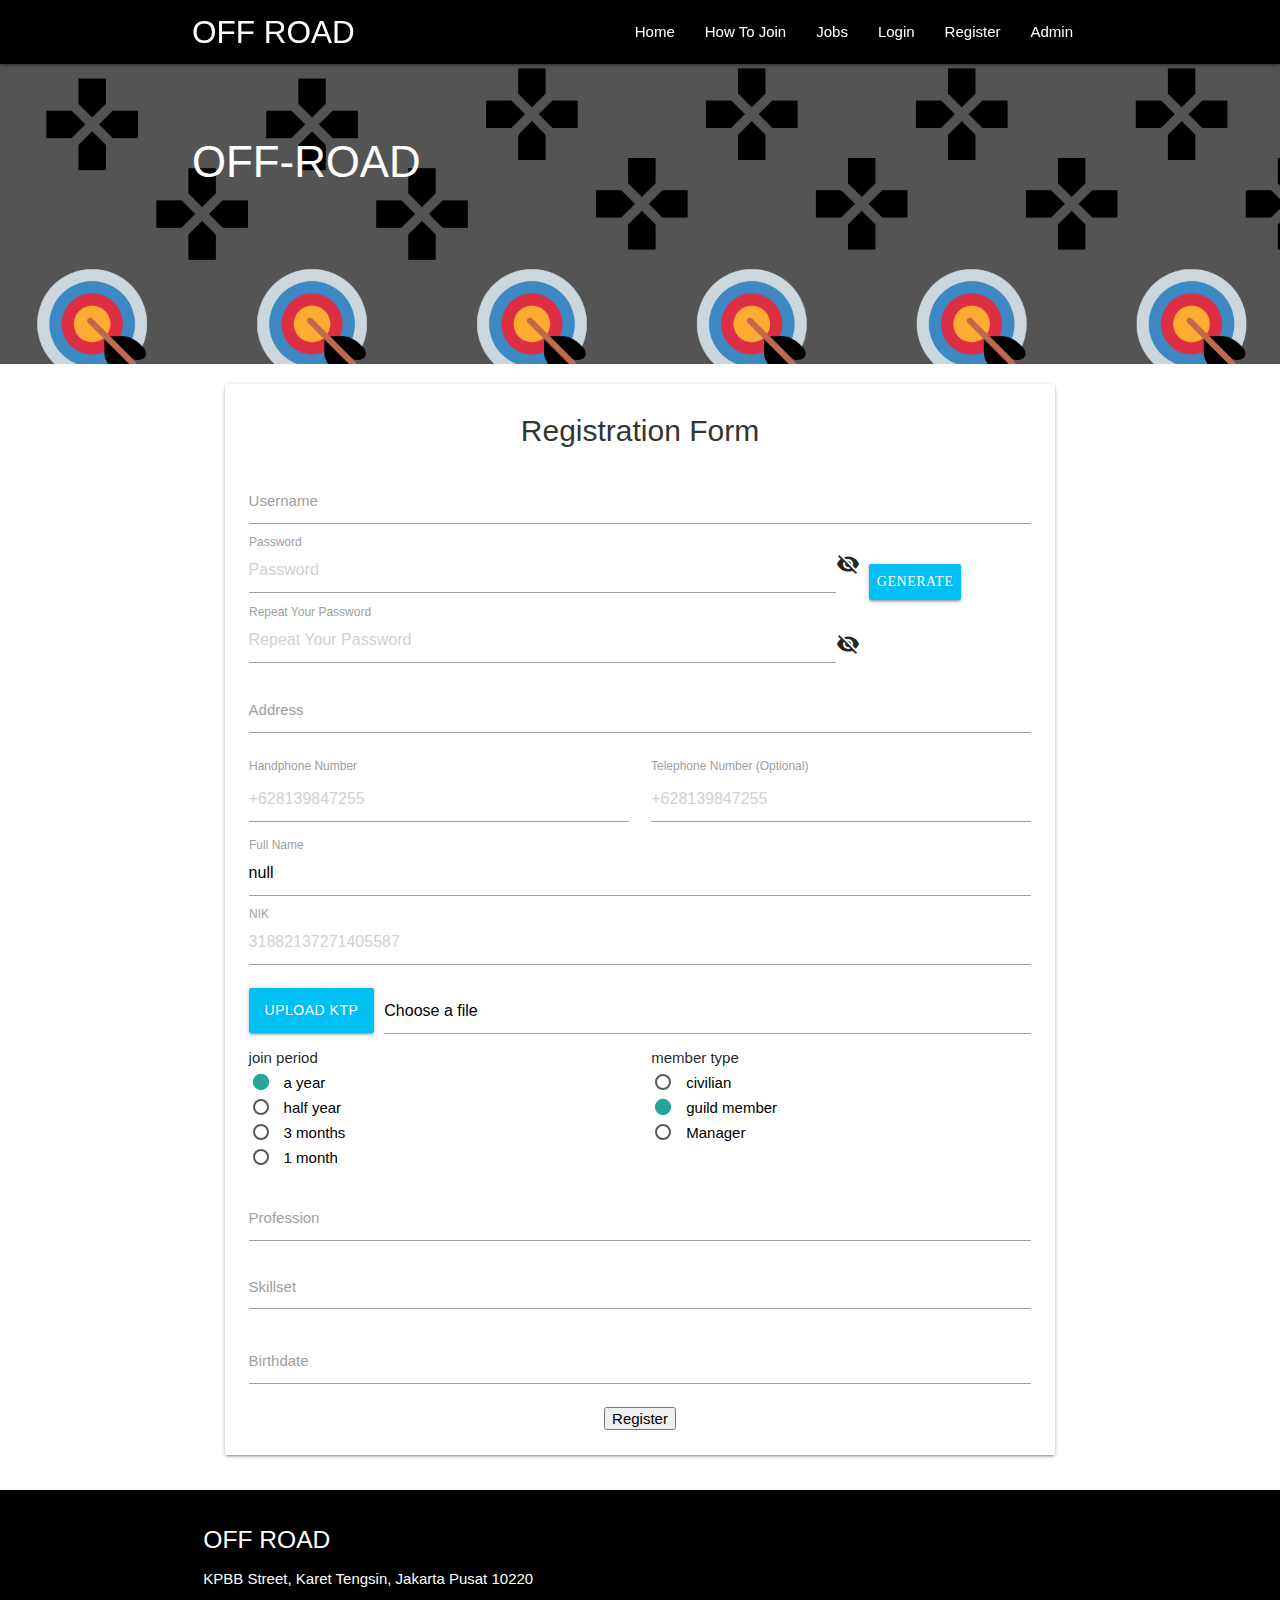
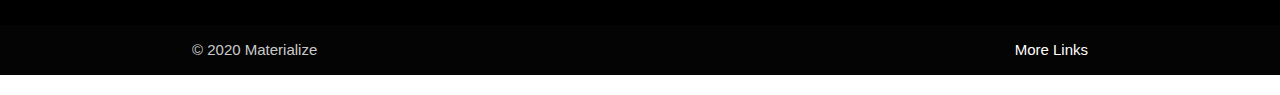
<file: pageregister.html>
<!DOCTYPE html>
  <html>
    <head>
      <!--Import Google Icon Font-->
      <link href="https://fonts.googleapis.com/icon?family=Material+Icons" rel="stylesheet">
      <!--Import materialize.css-->
      <link type="text/css" rel="stylesheet" href="css/materialize.min.css"  media="screen,projection"/>

      <link rel="stylesheet" href="css/style.css">

      <!--Let browser know website is optimized for mobile-->
      <meta name="viewport" content="width=device-width, initial-scale=1.0"/>
      <title>OFF-ROAD</title>
    </head>

    <body id='home' class='scrollspy'>

      <!-- navbar  -->
        <div class="navbar-fixed">
          <nav class="black">
            <div class="container">
              <div class="nav-wrapper">
                <a href="#home" class="brand-logo">OFF ROAD</a>
                <a href="#" data-target="mobile-demo" class="sidenav-trigger"><i class="material-icons">menu</i></a>
                <ul class="right hide-on-med-and-down">
                  <li><a href="#">Home</a></li>
                  <li><a href="new_pages2.html">How To Join</a></li>
                  <li><a href="new_pages3.html">Jobs</a></li>
                  <li><a href="loginpage.html">Login</a></li>
                  <li><a href="registerpagesso.html">Register</a></li>
                  <li><a href="admin.html">Admin</a></li>
                </ul>
              </div>
            </div>
          </nav>
        </div>

    <!-- sidenav -->
    <ul class="sidenav" id="mobile-demo">
      <li><a href="#">Home</a></li>
      <li><a href="new_pages2.html">How To Join</a></li>
      <li><a href="new_pages3.html">Jobs</a></li>
      <li><a href="loginpage.html">Login</a></li>
      <li><a href="registerpagesso.html">Register</a></li>
      <li><a href="admin.html">Admin</a></li>
    </ul>

    <!-- slider -->
    <div class="slider">
    <ul class="slides">
      <li>
        <img src="image/img2.png">
        <div class="caption left-align">
          <h3>OFF-ROAD</h3>
        </div>
      </li>
    </ul>
  </div>

  <div class="row">
          <div class="row">
            <div class="col s12 m8 offset-m2">
                <!-- Modal Structure -->
                <div id="modal1" class="modal">
                    <div class="modal-content" style="text-align:center;">
                    <h4>Registration Successful</h4>
                    <p>Thank you for registering!</p>
                    </div>
                    <div style="text-align:center; margin-bottom: 15px;">
                    <a href="login.html" class="modal-close waves-effect waves-green btn">Login</a>
                    </div>
                </div>
                <!-- <div class="font-bebas center-align" style="font-size: 40px;"><img src="images/logo.svg" class="vertical-middle" style="margin-right: 10px;" alt="Logo" width="70px">Erudite</div> -->
                <div class="card" style="margin-top: 20px;">
                    <div class="card-content">
                        <p class="font-fira text-nav" style="text-align: center; margin-bottom: 25px; font-size:200%; color:#333533;">Registration Form</p>
                        <form action="afterlogin.html">
                        <div class="input-field">
                            <input value="" id="username" type="text" class="validate" required>
                            <label for="username"  class="text-nav">Username</label>
                        </div>
                        <div style="margin-top: -15px;">
                            <div class="row" style="margin: 0;">
                                <div class="col s7 m9" style="padding: 0; height: 70px;">
                                    <div class="input-field">
                                        <input onkeyup="checkStrengthPwd()" placeholder="Password" id="password" type="password" required>
                                        <label for="password"  class="text-nav">Password</label>
                                        <!-- <span class="password-msg" data-error="wrong" data-success="right"></span> -->
                                    </div>
                                </div>
                                <div class="col s5 m3" style="padding: 0;">
                                    <i onclick="showPwd(1)" id="vis" class="material-icons vertical-middle" style="cursor: pointer; margin-top: 20px;">visibility_off</i>
                                    <span onclick="generatePwd()" class="btn vertical-middle font-hp" style="margin-top: 20px; margin-left: 5px; padding: 0px 8px; background-color: #00bff3; font-family: Bebas Neue;">Generate</span>
                                </div>
                            </div>
                            <span class="password-msg" data-error="wrong" data-success="right"></span>
                        </div>
                        <div class="row" style="margin: 0;">
                            <div class="col s7 m9" style="padding: 0; height: 70px;">
                                <div class="input-field">
                                    <input onkeyup="checkMatchPwd()" placeholder="Repeat Your Password" id="password2" type="password" required>
                                    <label for="password2"  class="text-nav">Repeat Your Password</label>
                                </div>
                            </div>
                            <div class="col s5 m3" style="padding: 0;">
                                <i onclick="showPwd(2)" id="vis2" class="material-icons" style="cursor: pointer; margin-top: 30px;">visibility_off</i>
                            </div>
                        </div>
                        <span class="password2-msg" data-error="wrong" data-success="right"></span>
                        <!-- <div class="input-field">
                            <input value="" id="password2" type="password" class="validate" required>
                            <label for="password2">Confirm Password</label>
                        </div> -->
                        <div class="input-field">
                          <input value="" id="address" type="text" class="validate" required>
                          <label for="address">Address</label>
                      </div>
                      <div style="margin-bottom: -20px;">
                          <div class="row" style="padding: 0;">
                              <div class="col s6">
                                  <div class="input-field" style="margin-bottom: 0px;">
                                      <input onkeyup="checkPhone(1)" placeholder="+628139847255" id="phone" type="text" style="margin-top: 5px;" required>
                                      <label for="phone"  class="text-nav">Handphone Number</label>
                                  </div>
                                  <span class="phone-msg" data-error="wrong" data-success="right"></span>
                              </div>
                              <div class="col s6">
                                  <div class="input-field" style="margin-bottom: 0px;">
                                      <input onkeyup="checkPhone(2)" placeholder="+628139847255" id="phone2" type="text" style="margin-top: 5px;">
                                      <label for="phone2"  class="text-nav">Telephone Number (Optional)</label>
                                  </div>
                                  <span class="phone2-msg" data-error="wrong" data-success="right"></span>
                              </div>
                          </div>
                      </div>
                        <div class="input-field" style="margin-top: 40px;">
                            <input placeholder="Full Name" value="" id="full_name" type="text" class="validate">
                            <label for="full_name"  class="text-nav">Full Name</label>
                        </div>
                        <div class="input-field">
                            <input placeholder="31882137271405587" value="" id="nik" type="number" class="validate" required>
                            <label for="nik"  class="text-nav">NIK</label>
                        </div>
                        <div class="file-field input-field">
                            <div class="btn" style="background-color: #00bff3;">
                              <span  class="text-nav">Upload KTP</span>
                              <input type="file" id="ktp" required>
                            </div>
                            <div class="file-path-wrapper">
                              <input class="file-path validate" type="text" value="Choose a file" required>
                            </div>
                        </div>
                        <div style="margin-top: -10px; margin-bottom: -10px;">
                          <div class="row">
                            <div class="col s6">
                              <form action="#">
                                <p class="font-bebas">join period</p>
                                <p>
                                  <label class="font-bebas" style="color: black;">
                                    <input name="group1" type="radio" checked />
                                    <span>a year</span>
                                  </label>
                                </p>
                                <p>
                                  <label class="font-bebas" style="color: black;">
                                    <input name="group1" type="radio" />
                                    <span>half year</span>
                                  </label>
                                </p>
                                <p>
                                  <label class="font-bebas" style="color: black;">
                                    <input class="with-gap" name="group1" type="radio"  />
                                    <span>3 months</span>
                                  </label>
                                </p>
                                <p>
                                  <label class="font-bebas" style="color: black;">
                                    <input name="group1" type="radio" />
                                    <span>1 month</span>
                                  </label>
                                </p>
                              </form>
                            </div>
                            <div class="col s6">
                              <form action="#">
                                <p class="font-bebas">member type</p>
                                <p>
                                  <label class="font-bebas" style="color: black;">
                                    <input name="group1" type="radio" />
                                    <span>civilian</span>
                                  </label>
                                </p>
                                <p>
                                  <label class="font-bebas" style="color: black;">
                                    <input name="group1" type="radio" checked />
                                    <span>guild member</span>
                                  </label>
                                </p>
                                <p>
                                  <label class="font-bebas" style="color: black;">
                                    <input name="group1" type="radio" />
                                    <span>Manager</span>
                                  </label>
                                </p>
                                </form>
                            </div>
                          </div>
                      </div>
                        <div class="input-field" style="margin-top: 35px;">
                            <input value="" id="profession" type="text" class="validate" required>
                            <label for="profession">Profession</label>
                        </div>
                        <div class="input-field">
                            <textarea id="skillset" class="materialize-textarea" required></textarea>
                            <label for="skillset">Skillset</label>
                        </div>
                        <div class="input-field">
                            <input id="birthdate" value="" type="text" class="datepicker" required>
                            <label for="birthdate">Birthdate</label>
                        </div>
                        
                        <div style="text-align: center;"><button type="submit" class="button-searchz" onclick="checkInput(event)">Register</button></div>
                        <!-- <div style="text-align: center;"><a data-target="modal1" class="waves-effect waves-light btn modal-trigger">Register</a></div> -->
                        </form>
                    </div>
                </div>
            </div>
        </div>

      <!-- footer -->
      <footer class="page-footer black">
          <div class="container">
            <div class="row">
              <div class="col l6 s12">
                <h5 class="white-text text-darken-3">OFF ROAD</h5>
                <p class="white-text text-darken-3">KPBB Street, Karet Tengsin, Jakarta Pusat 10220</p>
              </div>
            </div>
          </div>
          <div class="footer-copyright">
            <div class="container">
            © 2020 Materialize
            <a class="white-text text-darken-3 right" href="#!">More Links</a>
            </div>
          </div>
        </footer>

      <!--JavaScript at end of body for optimized loading-->
      <script type="text/javascript" src="js/materialize.min.js"></script>
      <script>
        const sideNav = document.querySelectorAll('.sidenav');
        M.Sidenav.init(sideNav);

        const slider = document.querySelectorAll('.slider')
        M.Slider.init(slider, {
          indicators: false, 
          height : 300, 
          transition : 300, 
          interval: 5000
        }); 

        const scroll = document.querySelectorAll('.scrollspy');
        M.ScrollSpy.init(scroll ,{
          scrollOffset: 70
        });
         const datepicker= document.querySelectorAll('.datepicker')
      M.Datepicker.init(datepicker)
        const modal= document.querySelectorAll('.modal')
      M.Modal.init(modal)

      document.addEventListener('DOMContentLoaded', function() {
      var elems2 = document.querySelectorAll('.sidenav');
      var instances2 = M.Sidenav.init(elems2, {});

      });
      var name = sessionStorage.getItem("name");
        if (name){
            var fullname = document.querySelector('#full_name');
            fullname.setAttribute('value',name);
        }
      
      function checkStrengthPwd(){
            var pwd = document.querySelector('#password');
            var msg = document.querySelector('.password-msg');
            var regex = /^[A-Za-z0-9]+$/;
            if (pwd.value.length < 6){
                msg.innerHTML = '<span style="color: red;">Password is too short!</span>';
                pwd.classList.remove("valid");
                pwd.classList.add("invalid");
            } else if (pwd.value === pwd.value.toLowerCase() || pwd.value.match(regex)) {
                msg.innerHTML = '<span style="color: red;">Password should contain at least 1 upper case alphabet, numeric, and special character.</span>';
                pwd.classList.remove("valid");
                pwd.classList.add("invalid");
            } else {
                checkMatchPwd();
                msg.innerHTML = '';
                pwd.classList.remove("invalid");
                pwd.classList.add("valid");
            }
      }

      function checkMatchPwd(){
            var pwd = document.querySelector('#password');
            var pwd2 = document.querySelector('#password2');
            var msg = document.querySelector('.password2-msg');
            if (pwd.value != pwd2.value){
                msg.innerHTML = '<span style="color: red;">Password not match!</span>';
                pwd2.classList.remove("valid");
                pwd2.classList.add("invalid");
            } else {
                msg.innerHTML = '';
                pwd2.classList.remove("invalid");
                pwd2.classList.add("valid");
            }
      }

      function generatePassword() {
            var length = 10,
                charset = "abcdefghijklmnopqrstuvwxyzABCDEFGHIJKLMNOPQRSTUVWXYZ0123456789!@#$%^&*()_+{}:,./'<>?",
                retVal = "";
            for (var i = 0, n = charset.length; i < length; ++i) {
                retVal += charset.charAt(Math.floor(Math.random() * n));
            }
            return retVal;
      }

      function showPwd(n){
            if (n == 1){
                var pwd = document.querySelector('#password');
                var vis = document.querySelector('#vis');
            } else if (n == 2){
                var pwd = document.querySelector('#password2');
                var vis = document.querySelector('#vis2');
            }
            pwd.setAttribute('type', 'text');
            vis.textContent = 'visibility';
            vis.setAttribute('onclick', 'hidePwd('+n+')');
      }

      function hidePwd(n){
            if (n == 1){
                var pwd = document.querySelector('#password');
                var vis = document.querySelector('#vis');
            } else if (n == 2){
                var pwd = document.querySelector('#password2');
                var vis = document.querySelector('#vis2');
            }
            pwd.setAttribute('type', 'password');
            vis.textContent = 'visibility_off';
            vis.setAttribute('onclick', 'showPwd('+n+')');
      }
    
      function generatePwd(){
            var pwd = document.querySelector('#password');
            pwd.value = " ";
            pwd.value = generatePassword();
            showPwd(1);
      }
      function checkPhone(n){
            if (n == 1){
                var selectphone = document.querySelector('#phone')
                var phone = selectphone.value;
                var msg = document.querySelector('.phone-msg');
            } else if (n == 2){
                var selectphone = document.querySelector('#phone2')
                var phone = selectphone.value;
                var msg = document.querySelector('.phone2-msg');
            }
            if (phone.match(/^\+[1-9]{1}[0-9]{3,14}$/)){
                msg.innerHTML = '';
                selectphone.classList.remove("invalid");
                selectphone.classList.add("valid");
            } else {
                msg.innerHTML = '<span style="color: red;">Phone number should contain country and area code.</span>';
                selectphone.classList.remove("valid");
                selectphone.classList.add("invalid");
            }
        }

      function checkInput(event){
            var input = document.querySelectorAll("input");
            var error = false;
            input.forEach(function(item, index, list){
                if (item.classList.contains("invalid") || item.value == ""){
                    if (item.id != "phone2"){
                        error = true;
                    }
                }
            });
            if(error){
                event.preventDefault();
                alert("Registration error. Make sure your information is valid!");
                
            } else {
                var datauname = document.querySelector("#username").value;
                var dataname = document.querySelector("#full_name").value;
                var datanik = document.querySelector("#nik").value;
                var dataaddress = document.querySelector("#address").value;
                var selecttype = document.querySelector("#member-type");
                var datatype = selecttype.options[selecttype.selectedIndex].value;
                var dataphone = document.querySelector("#phone").value;

                sessionStorage.setItem("username", datauname);
                sessionStorage.setItem("full-name", dataname);
                sessionStorage.setItem("nik", datanik);
                sessionStorage.setItem("address", dataaddress);
                sessionStorage.setItem("type-member", datatype);
                sessionStorage.setItem("handphone", dataphone);

                window.location.href = "afterlogin.html";
            }
      }
        
      </script>
    </body>
  </html>
</file>
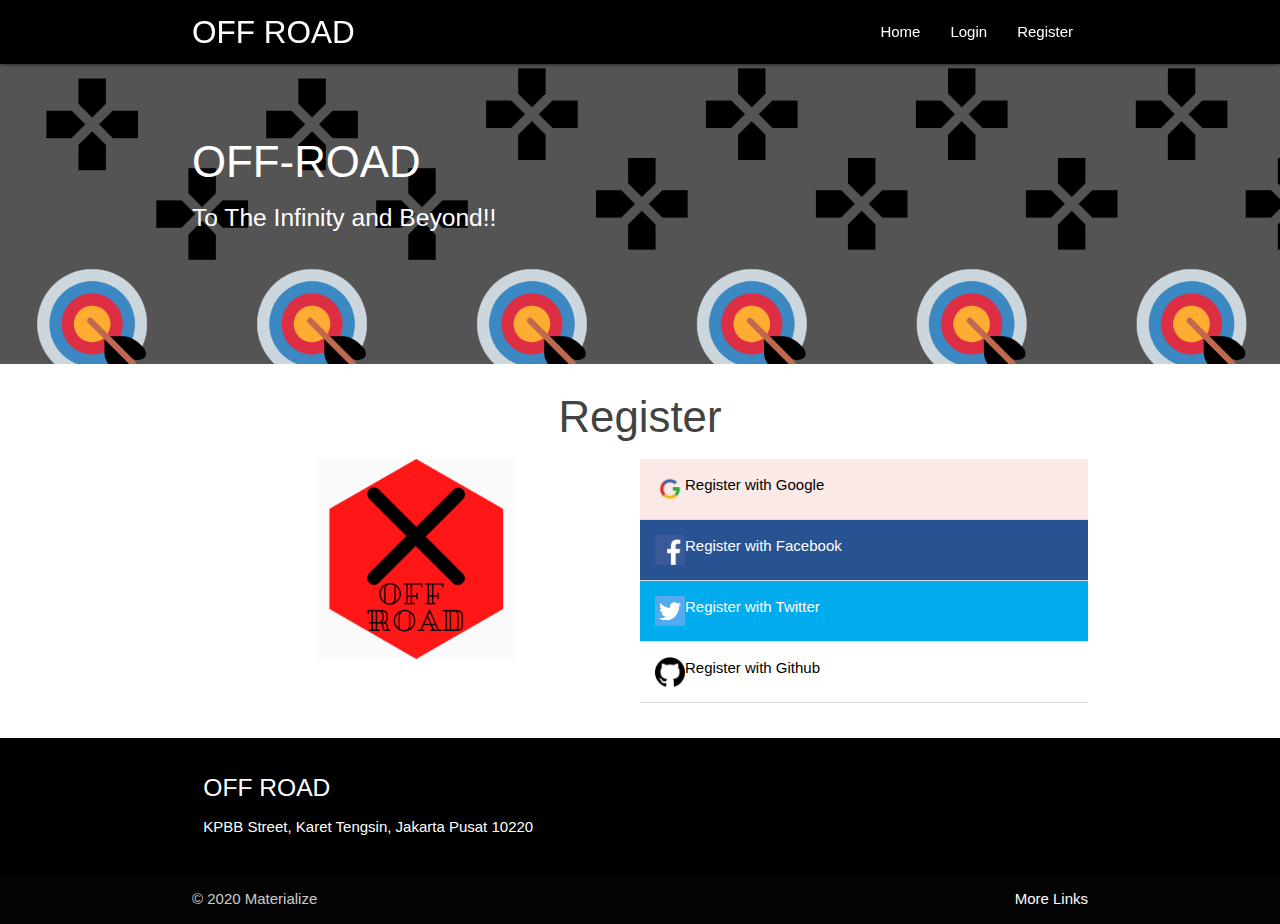
<file: registerpagesso.html>
<!DOCTYPE html>
  <html>
    <head>
      <!--Import Google Icon Font-->
      <link href="https://fonts.googleapis.com/icon?family=Material+Icons" rel="stylesheet">
      <!--Import materialize.css-->
      <link type="text/css" rel="stylesheet" href="css/materialize.min.css"  media="screen,projection"/>

      <!--Let browser know website is optimized for mobile-->
      <meta name="viewport" content="width=device-width, initial-scale=1.0"/>
      <meta name="google-signin-client_id" content="222041138659-q37ooicg4qfkah6eld5hhs8hf3vjdef1.apps.googleusercontent.com">
      <title>Register OFF-ROAD</title>
      <script src="https://apis.google.com/js/api:client.js"></script>
    <script>
      var googleUser = {};
      var startApp = function() {
        gapi.load('auth2', function(){
          // Retrieve the singleton for the GoogleAuth library and set up the client.
          auth2 = gapi.auth2.init({
            client_id: '222041138659-q37ooicg4qfkah6eld5hhs8hf3vjdef1.apps.googleusercontent.com',
            cookiepolicy: 'single_host_origin',
            // Request scopes in addition to 'profile' and 'email'
            //scope: 'additional_scope'
          });
          attachSignin(document.getElementById('google'));
        });
      };

      function attachSignin(element) {
        console.log(element.id);
        auth2.attachClickHandler(element, {},
            function(googleUser) {
              sessionStorage.setItem("name", googleUser.getBasicProfile().getName());
              window.location.href = "pageregister.html";
              // document.getElementById('name').innerText = "Signed in: " +
              //     googleUser.getBasicProfile().getName();
            }, function(error) {
              alert(JSON.stringify(error, undefined, 2));
            });
      }
      </script>
    </head>

    <body>

<!-- Navbar -->
      <div class="navbar-fixed">
          <nav class="black">
            <div class="container">
              <div class="nav-wrapper">
                <a href="#home" class="brand-logo">OFF ROAD</a>
                <a href="#" data-target="mobile-demo" class="sidenav-trigger"><i class="material-icons">menu</i></a>
                <ul class="right hide-on-med-and-down">
                  <li><a href="index.html">Home</a></li>
                  <li><a href="loginpage.html">Login</a></li>
                  <li><a href="registerpagesso.html">Register</a></li>
                </ul>
              </div>
            </div>
          </nav>
        </div>

        <!-- sidenav -->
    <ul class="sidenav" id="mobile-demo">
      <li><a href="index.html">Home</a></li>
      <li><a href="loginpage.html">Login</a></li>
      <li><a href="registerpagesso.html">Register</a></li>
    </ul>

        <!-- slider -->
      <div class="slider">
      <ul class="slides">
        <li>
          <img src="image/img2.png">
          <div class="caption left-align">
            <h3>OFF-ROAD</h3>
            <h5 class="white-text text-darken-3">To The Infinity and Beyond!!</h5>
          </div>
        </li>
      </ul>
      </div>

      <!-- Registration -->
      <div class='container'>
          <h3 class='light grey-text text-darken-3 center'>Register</h3> 
          <div class ='row center'>
            <div class='col m6 s12'>
             <img class='materialbox' width="200" src="image/slider/logo_web.png" class='responsive-img'>
            </div>
            <div class="card-content">
            <ul>
              <li>
                <div id="google" class="collapsible-header" data-onsuccess="onSignIn" style="background-color: #fbe9e7 ; color: black; width:autopx;height:autopx;"><img src="image/google.png" style="width:30px;height:30px;">Register with Google</div>
                <div id="name"></div>
                <script>startApp();</script>
              </li>
              <li>
                <a href="pageregister.html" class="collapsible-header" style="background-color: #285393 ; color: white; width:autopx;height: auto;"><img src="image/fb.png" style="width:30px;height:30px;">Register with Facebook</a>
              </li>
              <li>
                <a href="pageregister.html" class="collapsible-header" style="background-color: #00acee ; color: white; width:autopx;height: auto;"><img src="image/twitter.png" style="width:30px;height:30px;">Register with Twitter</a>
              </li>
              <li>
                <a href="pageregister.html" class="collapsible-header" style="background-color: white ; color: black ; width:autopx;height: auto;"><img src="image/github.png" style="width:30px;height:30px;">Register with Github</a>
              </li>
            </ul>
          </div>
        </div>
      </div>

              <!-- footer -->
      <footer class="page-footer black">
          <div class="container">
            <div class="row">
              <div class="col l6 s12">
                <h5 class="white-text text-darken-3">OFF ROAD</h5>
                <p class="white-text text-darken-3">KPBB Street, Karet Tengsin, Jakarta Pusat 10220</p>
              </div>
            </div>
          </div>
          <div class="footer-copyright">
            <div class="container">
            © 2020 Materialize
            <a class="white-text text-darken-3 right" href="#!">More Links</a>
            </div>
          </div>
        </footer>

      <!--JavaScript at end of body for optimized loading-->
      <script type="text/javascript" src="js/materialize.min.js"></script>
      <script src="https://apis.google.com/js/platform.js" async defer></script>
      <script>
            const sideNav = document.querySelectorAll('.sidenav');
        M.Sidenav.init(sideNav);

        const slider = document.querySelectorAll('.slider')
        M.Slider.init(slider, {
          indicators: false, 
          height : 300, 
          transition : 300, 
          interval: 5000
        }); 

      </script>
    </body>
  </html>
</file>
<file: css/style.css>
.slider h2,
.slider h3,
.slider h5
.info h3{
	text-shadow: 1px 1px 3px rgba(0,0,0,0,5);
}
</file>
